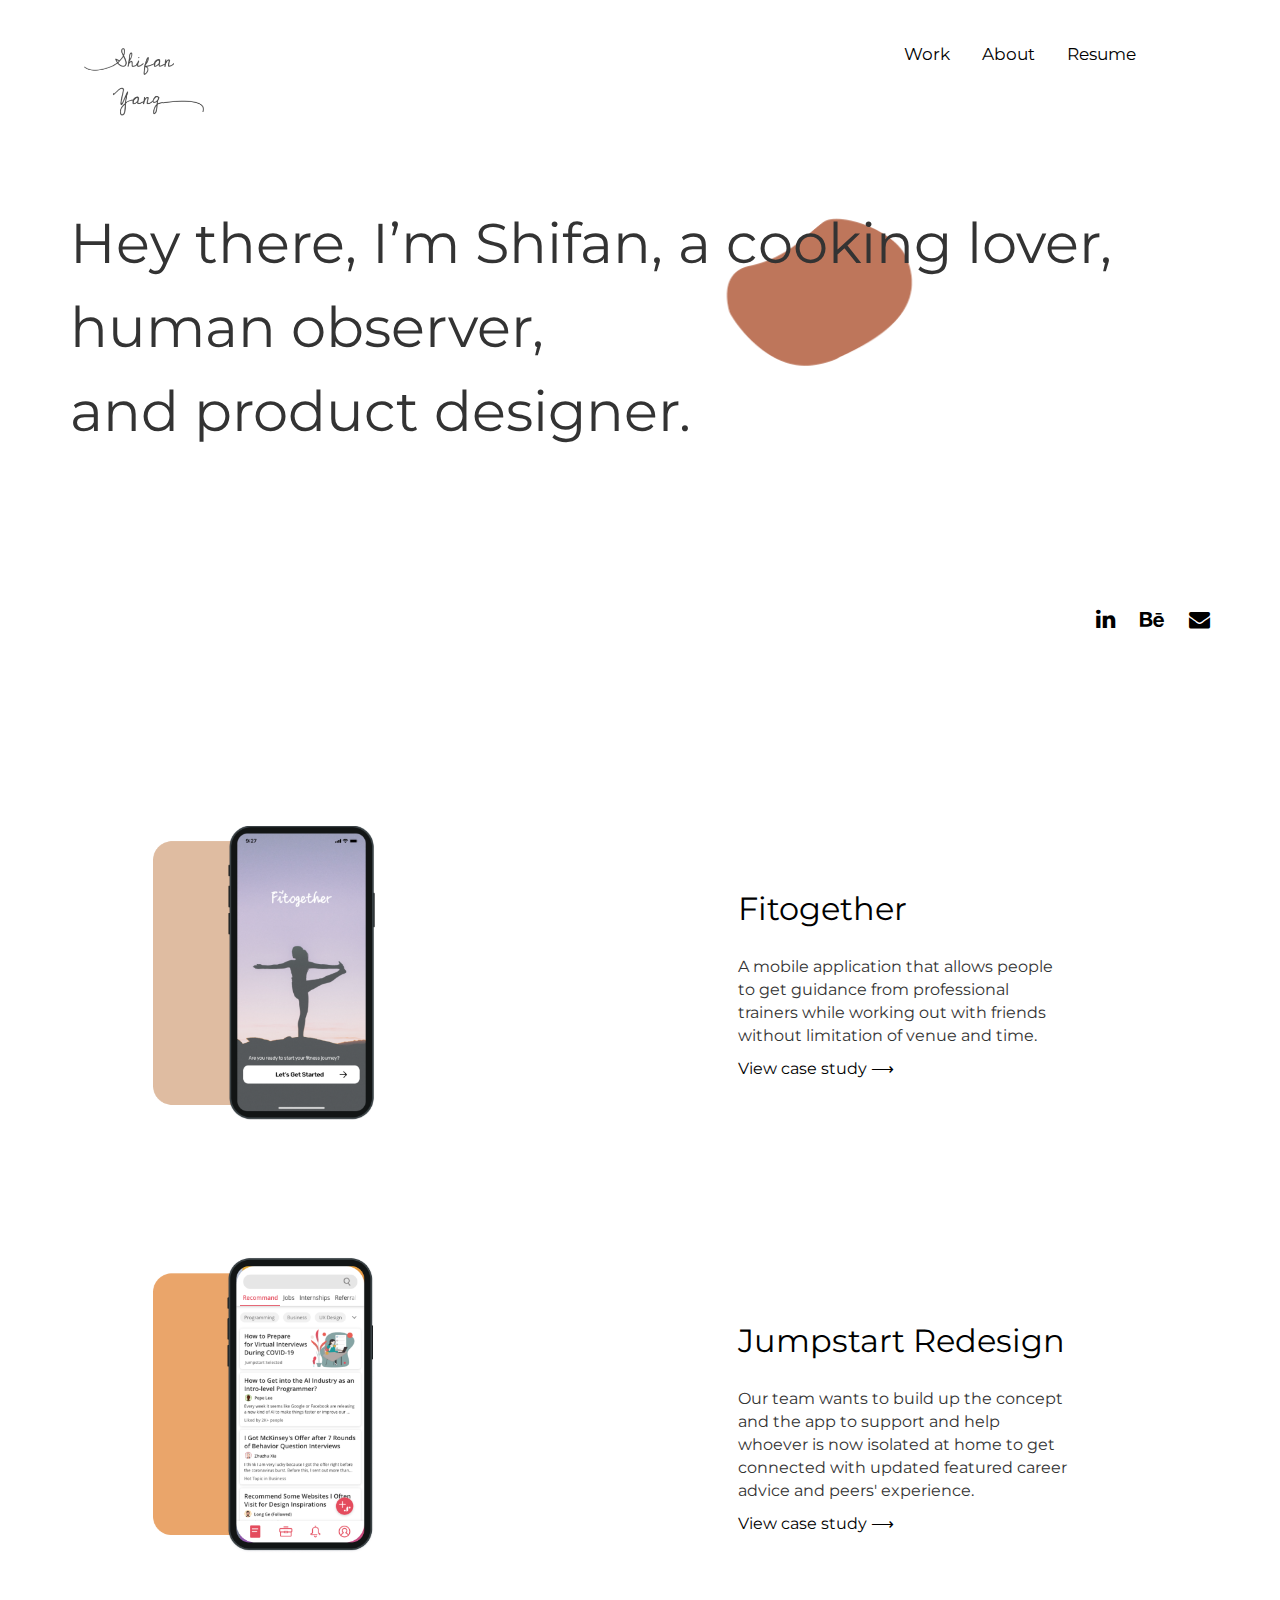
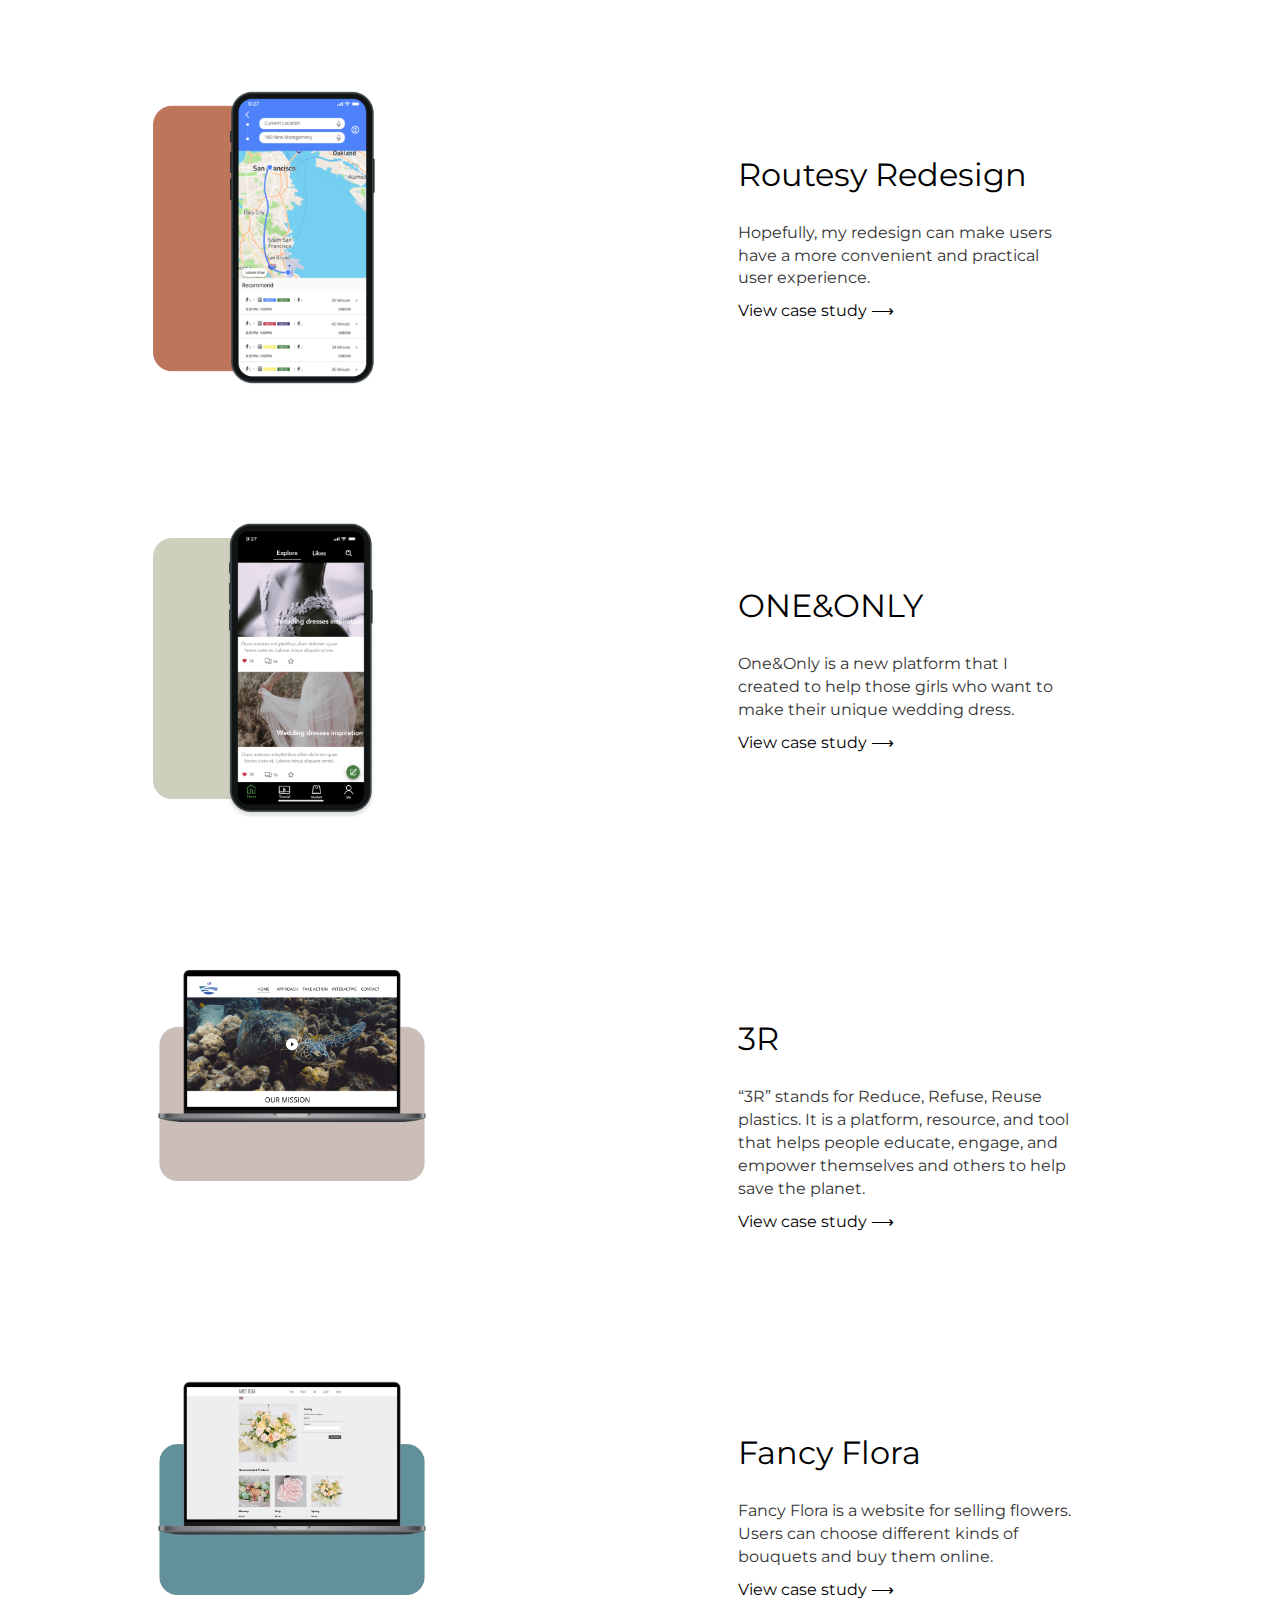
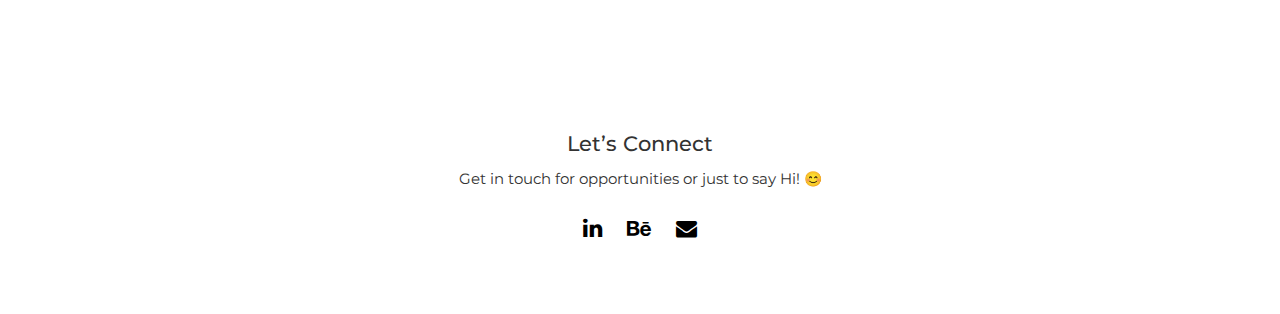
<file: index.html>
<!DOCTYPE html>
<html>
<head>
<title>Shifan's Portfolio</title>
<meta http-equiv="content-type" content="text/html; charset=utf-8" >
<meta name="viewport" content="width=device-width, initial-scale=1.0">
<script>
    window.location.href = './home.html'
</script>
<body></body>
</html>
</file>
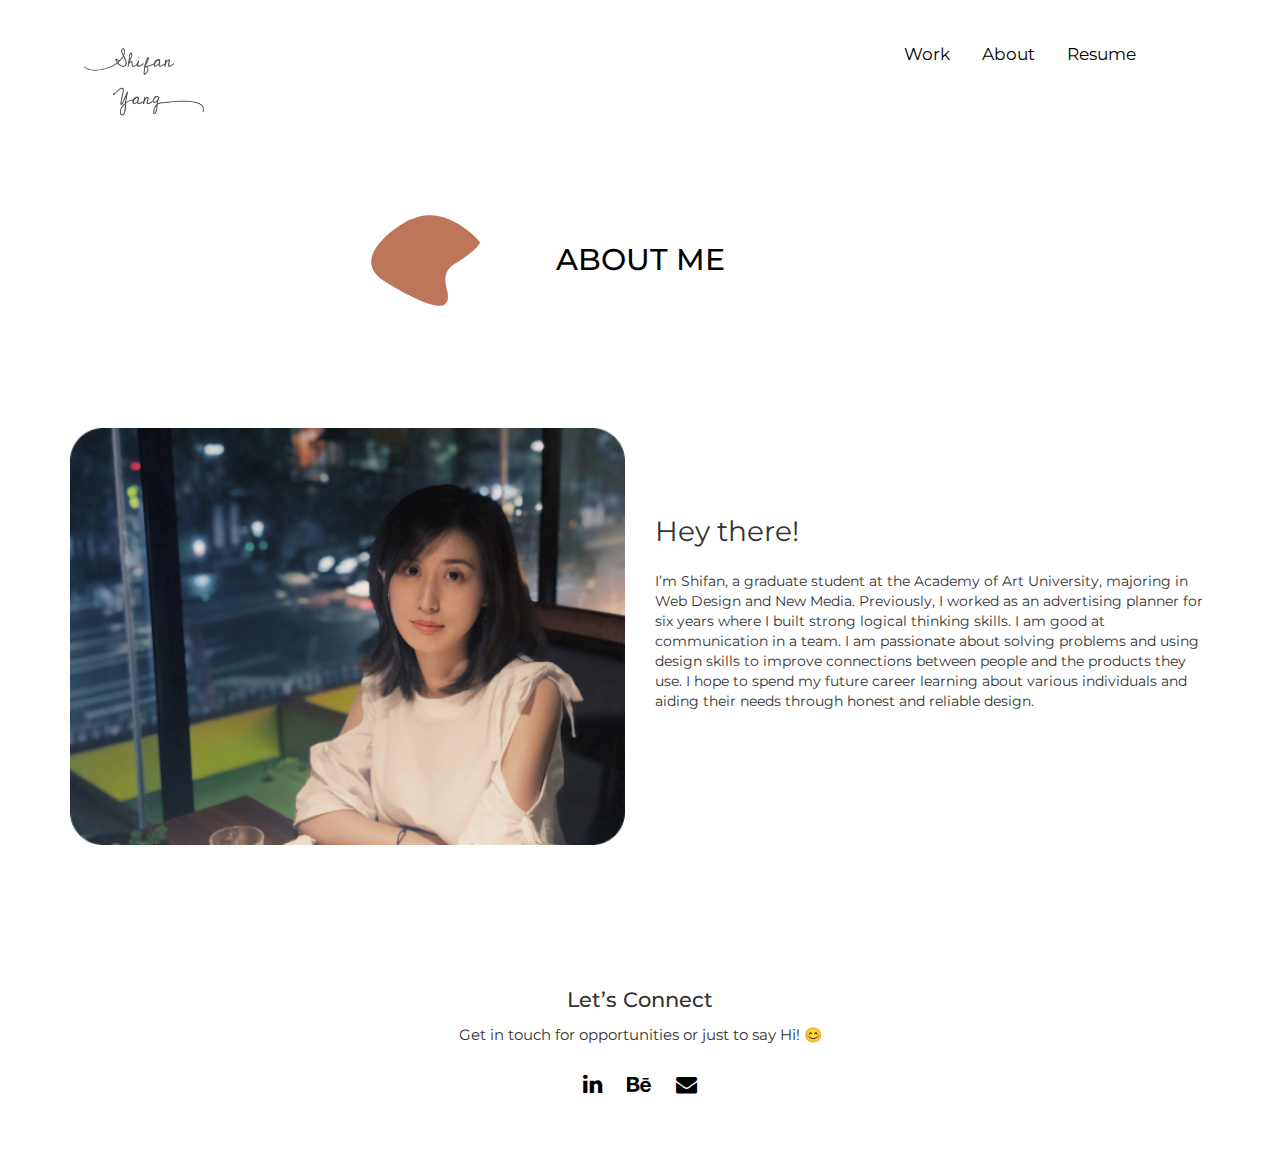
<file: about.html>
<!DOCTYPE html>
<html>
<head>
	<title>About</title>
	<meta charset="utf-8">
	<meta name="viewport" content="width=device-width, initial-scale=1">
	<link rel="stylesheet" href="https://maxcdn.bootstrapcdn.com/bootstrap/3.4.1/css/bootstrap.min.css">
	<link rel="stylesheet" href="https://cdnjs.cloudflare.com/ajax/libs/font-awesome/4.7.0/css/font-awesome.min.css">
	<link rel="stylesheet" href="style.css">
	<style>
        @import url('https://fonts.googleapis.com/css2?family=Montserrat:ital,wght@0,100;0,200;0,300;0,400;0,500;0,600;0,700;0,800;0,900;1,100;1,200;1,300;1,400;1,500;1,600;1,700;1,800;1,900&display=swap');

        :root {
        	--page-content-main-color: #DFBCA1;
        }
    </style>
	<script src="https://ajax.googleapis.com/ajax/libs/jquery/3.5.1/jquery.min.js"></script>
	<script src="https://maxcdn.bootstrapcdn.com/bootstrap/3.4.1/js/bootstrap.min.js"></script>
	<script type="text/javascript">
		function expandMenu() {
		  var x = document.getElementById("topnav-id");
		  if (x.className === "topnav-right") {
		    x.className += " expanded";
		  } else {
		    x.className = "topnav-right";
		  }
		}
	</script>
</head>
<body>
<div class="topnav">
	<div class="topnav-icons">
		<a href="home.html">
			<img class="topnav-logo" src="img/logo.png">
		</a>
		<a href="javascript:void(0);" class="icon" onclick="expandMenu()">
			<i class="fa fa-bars"></i>
		</a>
	</div>
	<div class="topnav-right" id="topnav-id">
		<a href="home.html">Work</a>
		<a href="#">About</a>
		<a href="resume.html">Resume</a>
	</div>
</div>

<div class="container">
	<div>
		<img src="img/about/title-bg.png" style="position: absolute; width: 120px; margin-left: 23%; margin-top: -3.2%; z-index: -1;"/>
		<div class="case-title" style="margin-top: 4em; margin-bottom: 4em;">
			<h2 style="color: black;">
				ABOUT ME
			</h2>
		</div>
	</div>

	<div class="row project-section">
		<div class="col-sm-6">
			<img src="img/about/photo.png" style="width: 100%;" />
		</div>
		<div class="col-sm-6">
			<div class="project-preview-title">
				Hey there!
			</div>
			<p>
				<br/>
				I’m Shifan, a graduate student at the Academy of Art University, majoring in Web Design and New Media.  Previously, I worked as an advertising planner for six years where I built strong logical thinking skills. I am good at communication in a team. I am passionate about solving problems and using design skills to improve connections between people and the products they use. I hope to spend my future career learning about various individuals and aiding their needs through honest and reliable design.
			</p>
		</div>
	</div>
</div>

<footer class="footer" style="margin-top: 10em;">
	<div style="text-align: center; margin-bottom: 5em;">
		<div style="font-size: 1.5em; font-weight: 500; margin-bottom: 0.5em;">Let’s Connect</div>
		<p style="font-size: 1.05em; margin-bottom: 1.5em;">Get in touch for opportunities or just to say Hi! 😊</p>
		<a href="https://www.linkedin.com/in/shifan-yang-7101721b5/" target="_blank" style="color: black; font-size: 1.6em;"> <i class="fa fa-linkedin"></i></i></a>
		<a href="https://www.behance.net/shifanyang" target="_blank" style="color: black; font-size: 1.5em; margin-left: 1em;"> <i class="fa fa-behance"></i></i></a>
		<a href="mailto: yangshifan21@gmail.com" target="_blank" style="color: black; font-size: 1.5em; margin-left: 1em;"> <i class="fa fa-envelope"></i></i></a>
	</div>
</footer>

</body>
</html>
</file>
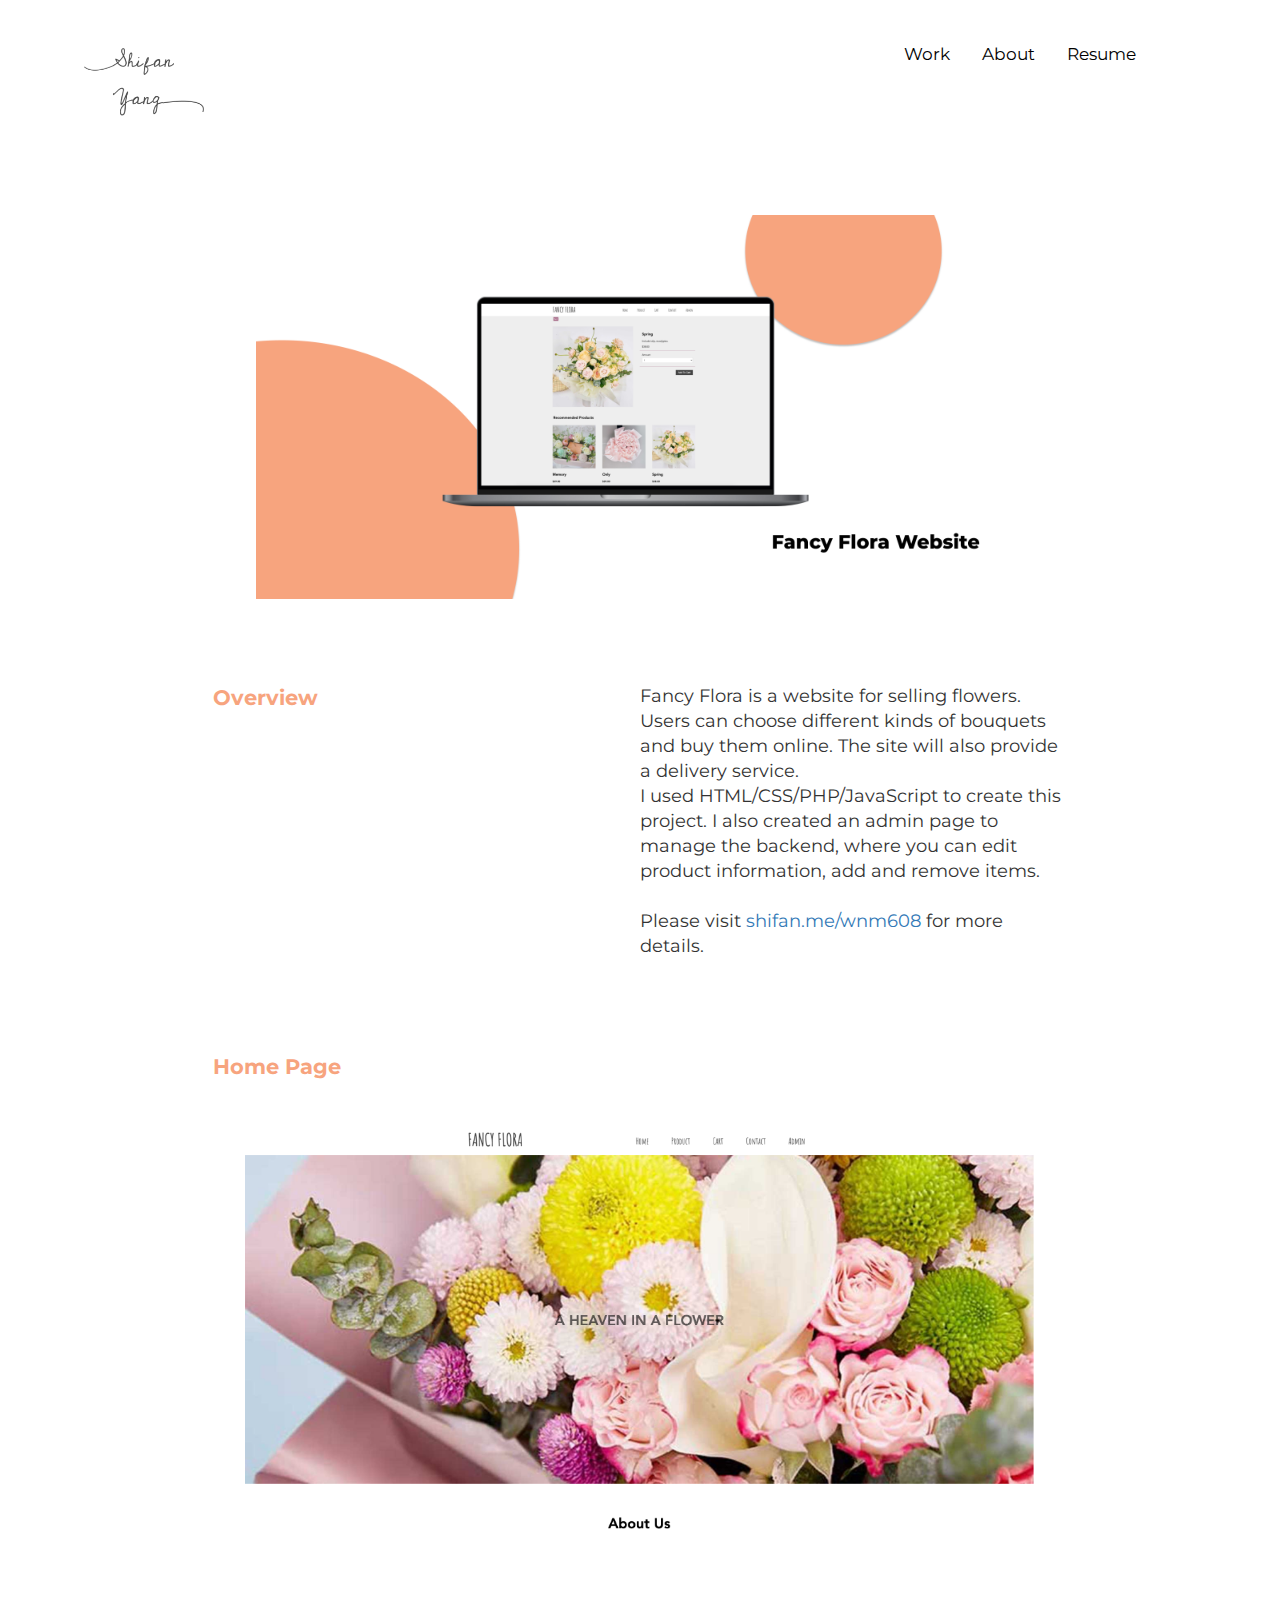
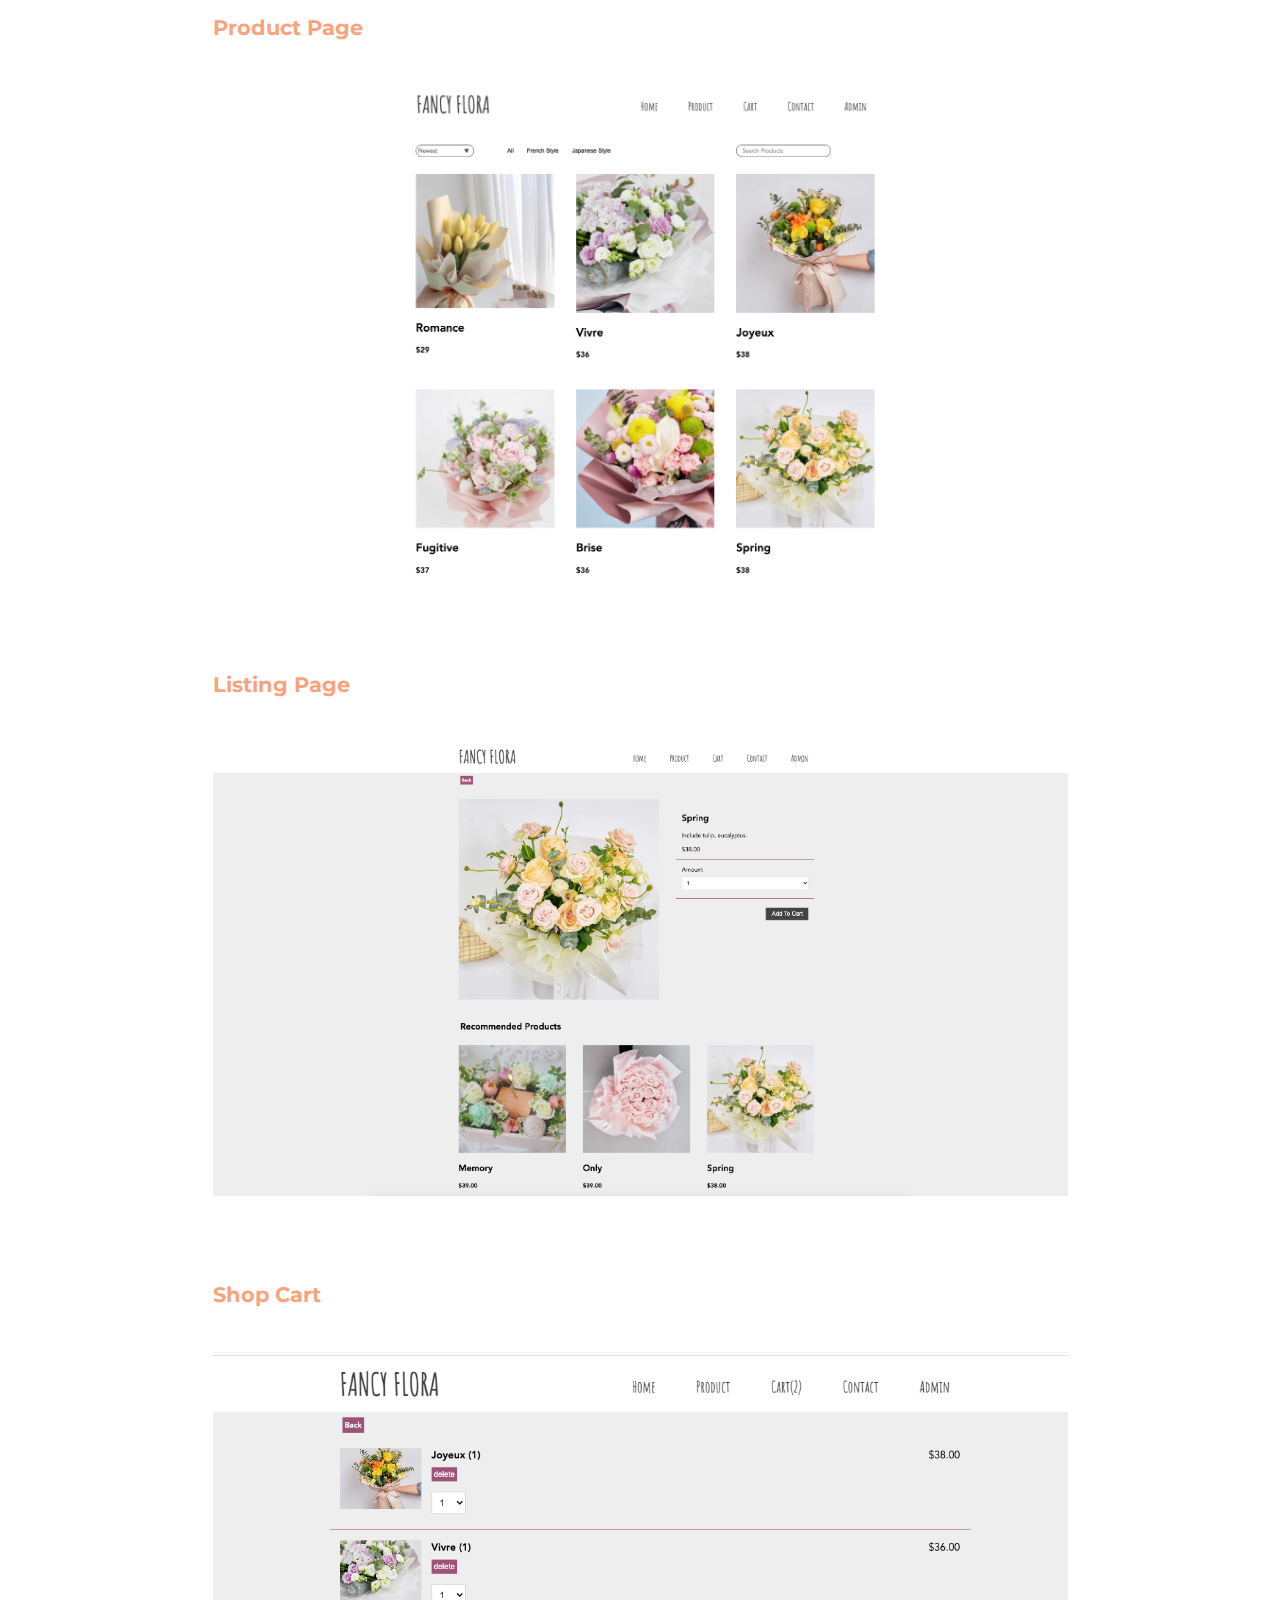
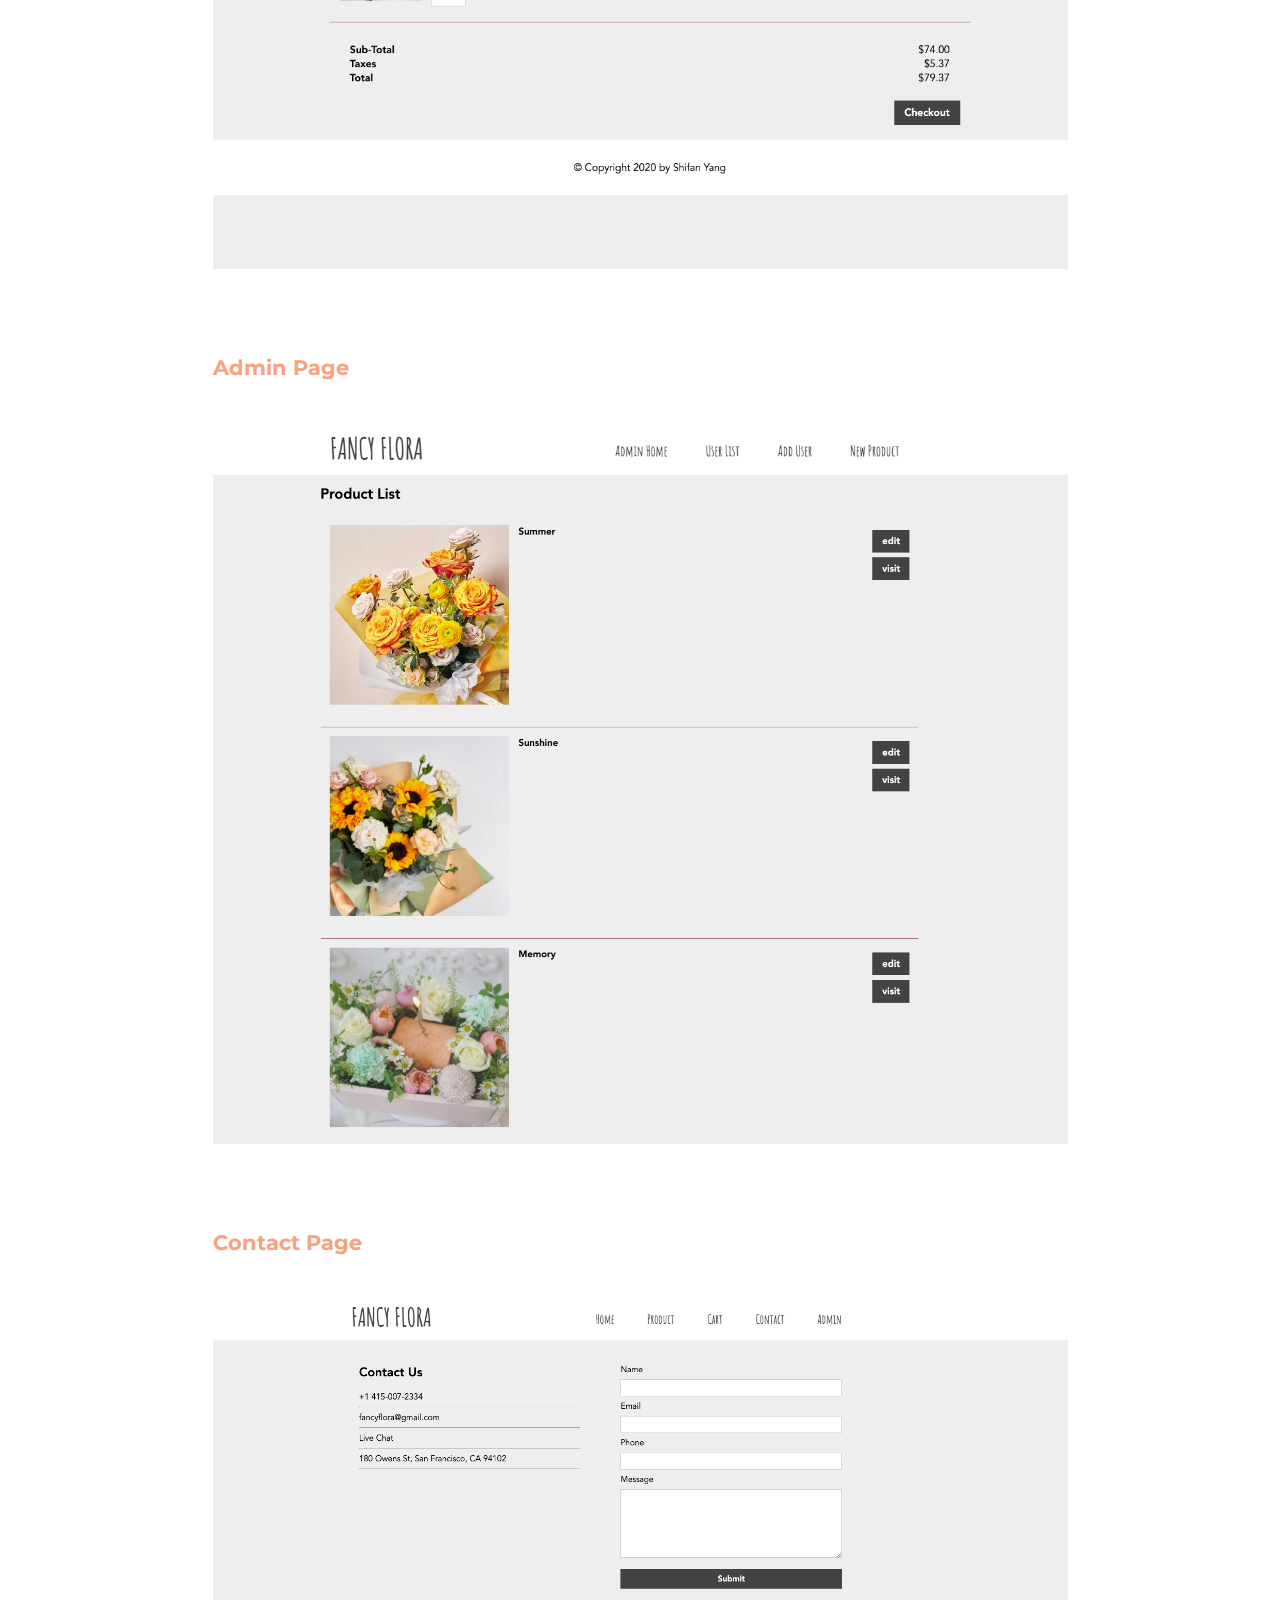
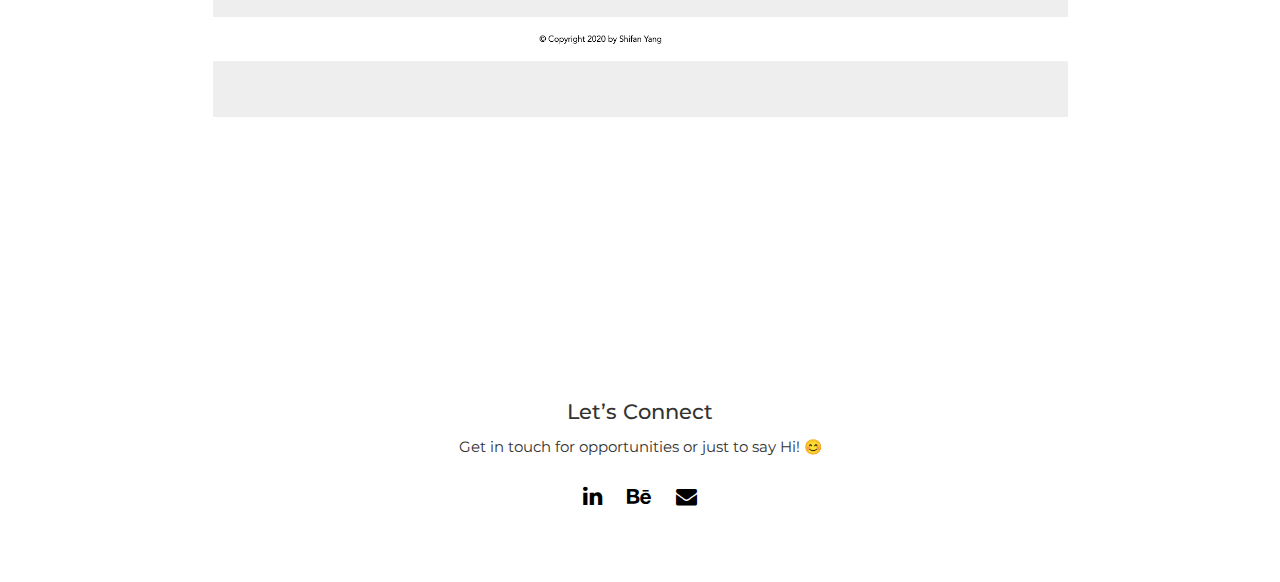
<file: fancyflower.html>
<!DOCTYPE html>
<html>
<head>
	<title>Fancy Flora</title>
	<meta charset="utf-8">
	<meta name="viewport" content="width=device-width, initial-scale=1">
	<link rel="stylesheet" href="https://maxcdn.bootstrapcdn.com/bootstrap/3.4.1/css/bootstrap.min.css">
	<link rel="stylesheet" href="https://cdnjs.cloudflare.com/ajax/libs/font-awesome/4.7.0/css/font-awesome.min.css">
	<link rel="stylesheet" href="style.css">
	<style>
        @import url('https://fonts.googleapis.com/css2?family=Montserrat:ital,wght@0,100;0,200;0,300;0,400;0,500;0,600;0,700;0,800;0,900;1,100;1,200;1,300;1,400;1,500;1,600;1,700;1,800;1,900&display=swap');

        :root {
        	--page-content-main-color: #F7A47E;
        }
    </style>
	<script src="https://ajax.googleapis.com/ajax/libs/jquery/3.5.1/jquery.min.js"></script>
	<script src="https://maxcdn.bootstrapcdn.com/bootstrap/3.4.1/js/bootstrap.min.js"></script>
	<script type="text/javascript">
		function expandMenu() {
		  var x = document.getElementById("topnav-id");
		  if (x.className === "topnav-right") {
		    x.className += " expanded";
		  } else {
		    x.className = "topnav-right";
		  }
		}
	</script>
</head>
<body>
<div class="topnav">
	<div class="topnav-icons">
		<a href="home.html">
			<img class="topnav-logo" src="img/logo.png">
		</a>
		<a href="javascript:void(0);" class="icon" onclick="expandMenu()">
			<i class="fa fa-bars"></i>
		</a>
	</div>
	<div class="topnav-right" id="topnav-id">
		<a href="home.html">Work</a>
		<a href="about.html">About</a>
		<a href="resume.html">Resume</a>
	</div>
</div>

<div class="case-content-container" style="text-align: center;">
	<img style="width: 80%;" src="img/fancyflora/title-img.png"/>
</div>
<div class="container">
	<div class="case-content-container">
		<div class="case-content">
			<div class="case-content-part case-content-title">
				Overview
			</div>
			<div class="case-content-part">
				<p class="case-content-desc">
					Fancy Flora is a website for selling flowers. Users can choose different kinds of bouquets and buy them online. The site will also provide a delivery service.
					<br>
					I used HTML/CSS/PHP/JavaScript to create this project. I also created an admin page to manage the backend, where you can edit product information, add and remove items.

					<br><br>
					Please visit <a href="http://shifan.me/wnm608/index.php" target="_blank">shifan.me/wnm608</a> for more details.
				</p>
			</div>
		</div>
	</div>

	<div class="case-content-container">
		<div class="case-content-title"> Home Page </div>
		<img class="case-content-poster-img" src="img/fancyflora/home.png"/>
	</div>

	<div class="case-content-container">
		<div class="case-content-title"> Product Page </div>
		<img class="case-content-poster-img" src="img/fancyflora/product.png"/>
	</div>

	<div class="case-content-container">
		<div class="case-content-title"> Listing Page </div>
		<img class="case-content-poster-img" src="img/fancyflora/listing.png"/>
	</div>

	<div class="case-content-container">
		<div class="case-content-title"> Shop Cart </div>
		<img class="case-content-poster-img" src="img/fancyflora/cart.png"/>
	</div>

	<div class="case-content-container">
		<div class="case-content-title"> Admin Page </div>
		<img class="case-content-poster-img" src="img/fancyflora/admin.png"/>
	</div>

	<div class="case-content-container">
		<div class="case-content-title"> Contact Page </div>
		<img class="case-content-poster-img" src="img/fancyflora/contact.png"/>
	</div>
</div>

<footer class="footer" style="margin-top: 20em;">
	<div style="text-align: center; margin-bottom: 5em;">
		<div style="font-size: 1.5em; font-weight: 500; margin-bottom: 0.5em;">Let’s Connect</div>
		<p style="font-size: 1.05em; margin-bottom: 1.5em;">Get in touch for opportunities or just to say Hi! 😊</p>
		<a href="https://www.linkedin.com/in/shifan-yang-7101721b5/" target="_blank" style="color: black; font-size: 1.6em;"> <i class="fa fa-linkedin"></i></i></a>
		<a href="https://www.behance.net/shifanyang" target="_blank" style="color: black; font-size: 1.5em; margin-left: 1em;"> <i class="fa fa-behance"></i></i></a>
		<a href="mailto: yangshifan21@gmail.com" target="_blank" style="color: black; font-size: 1.5em; margin-left: 1em;"> <i class="fa fa-envelope"></i></i></a>
	</div>
</footer>

</body>
</html>
</file>
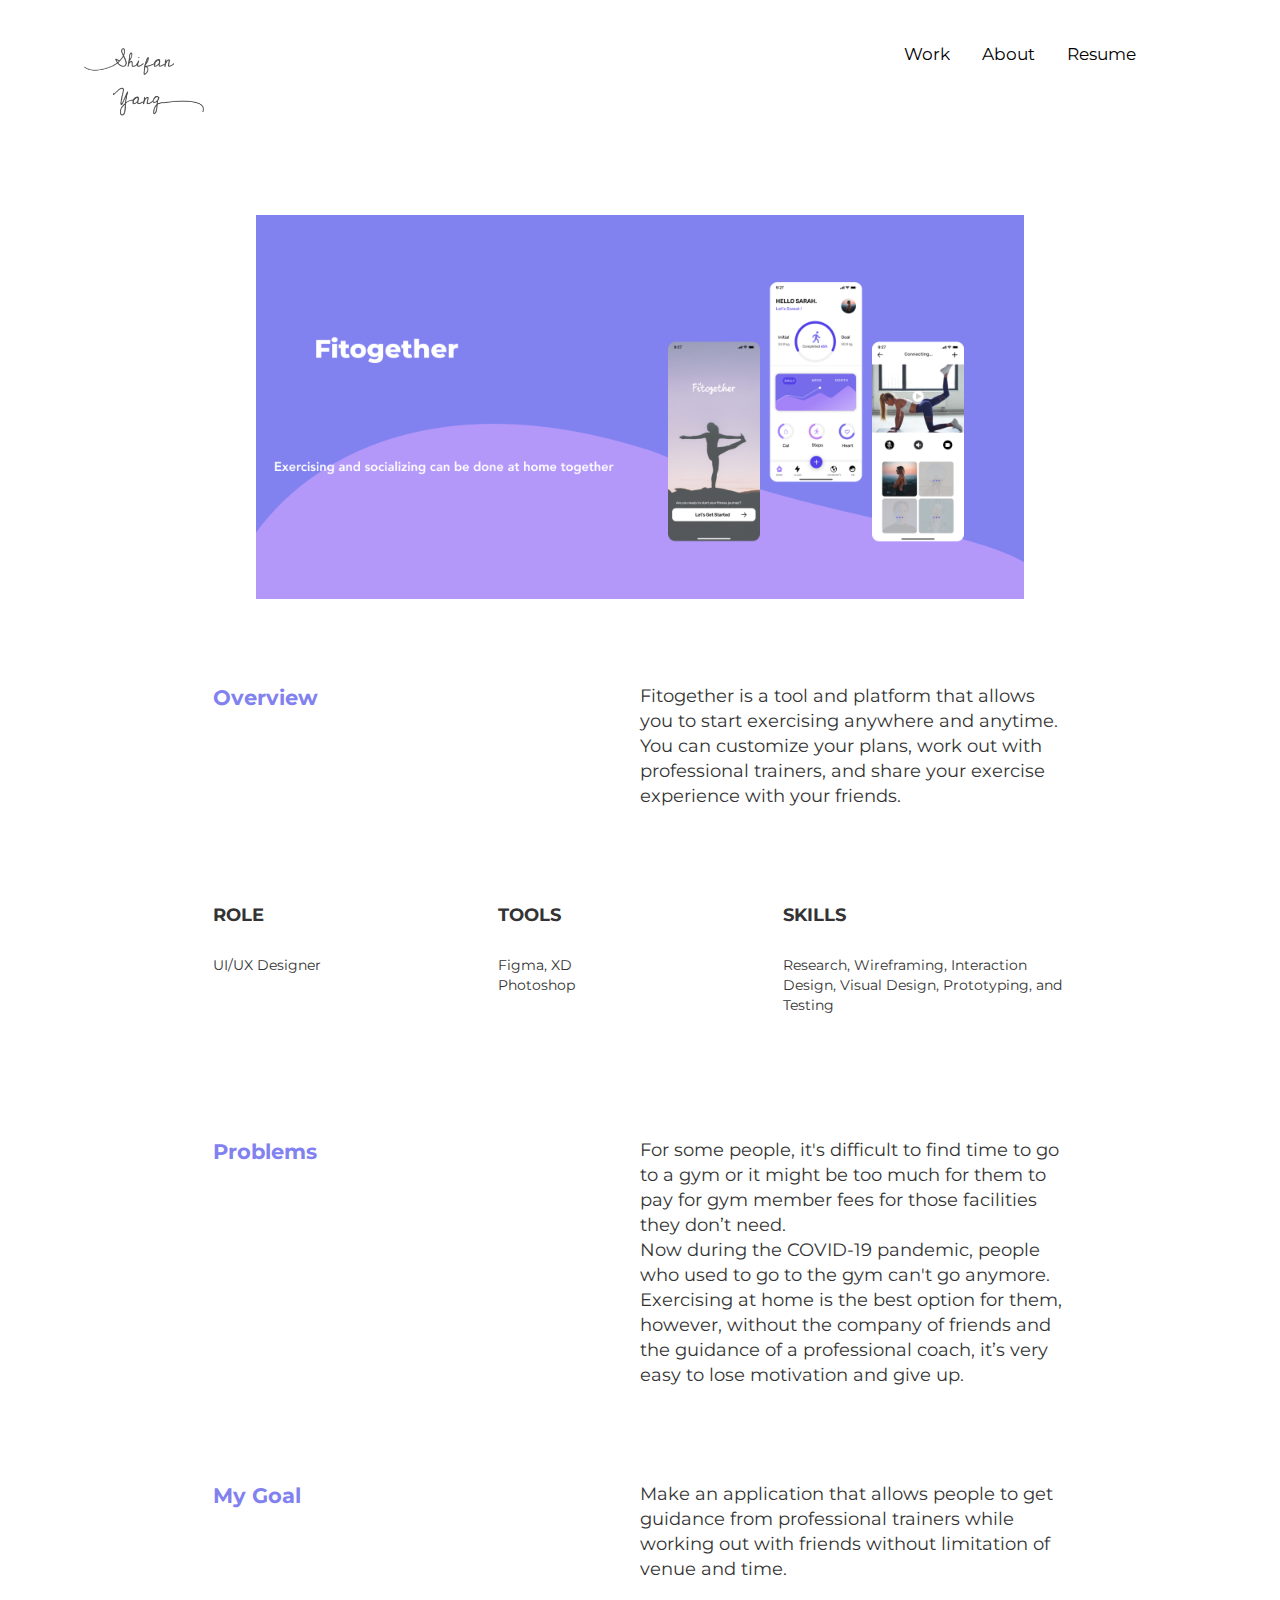
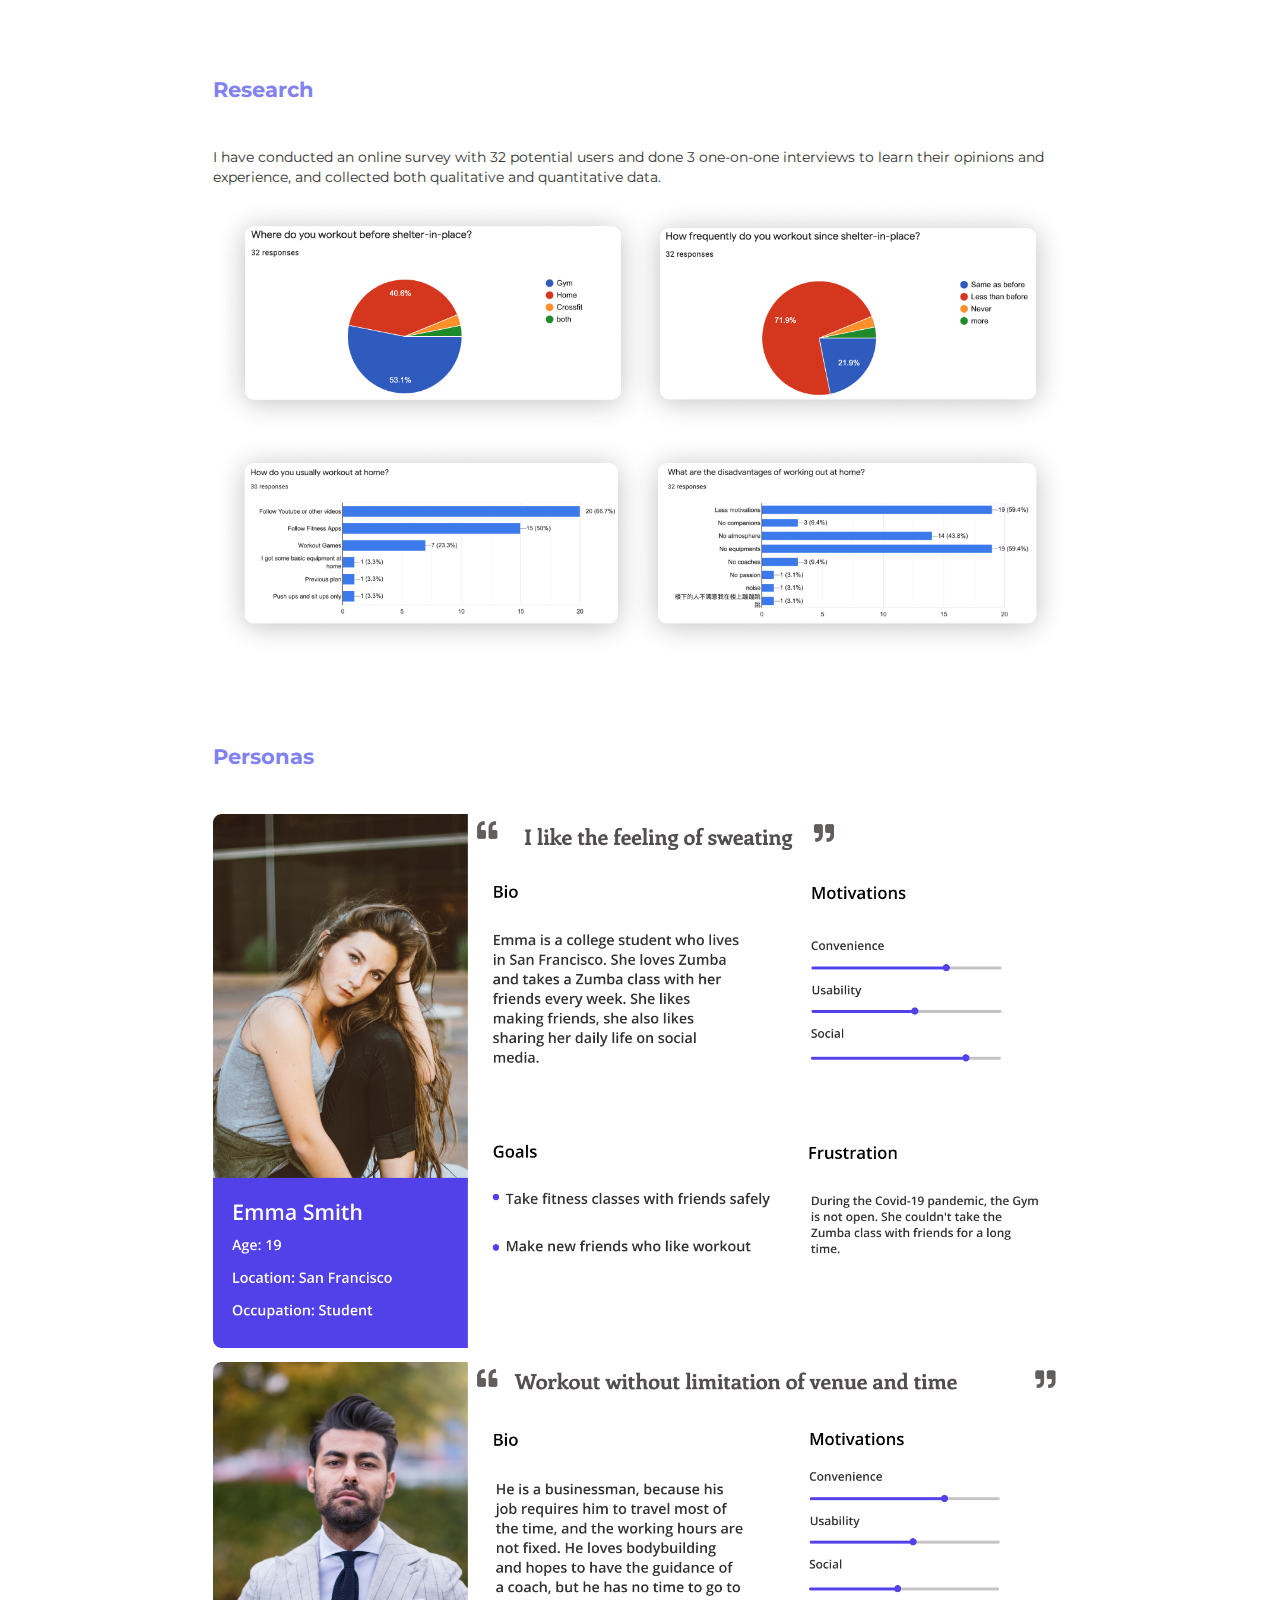
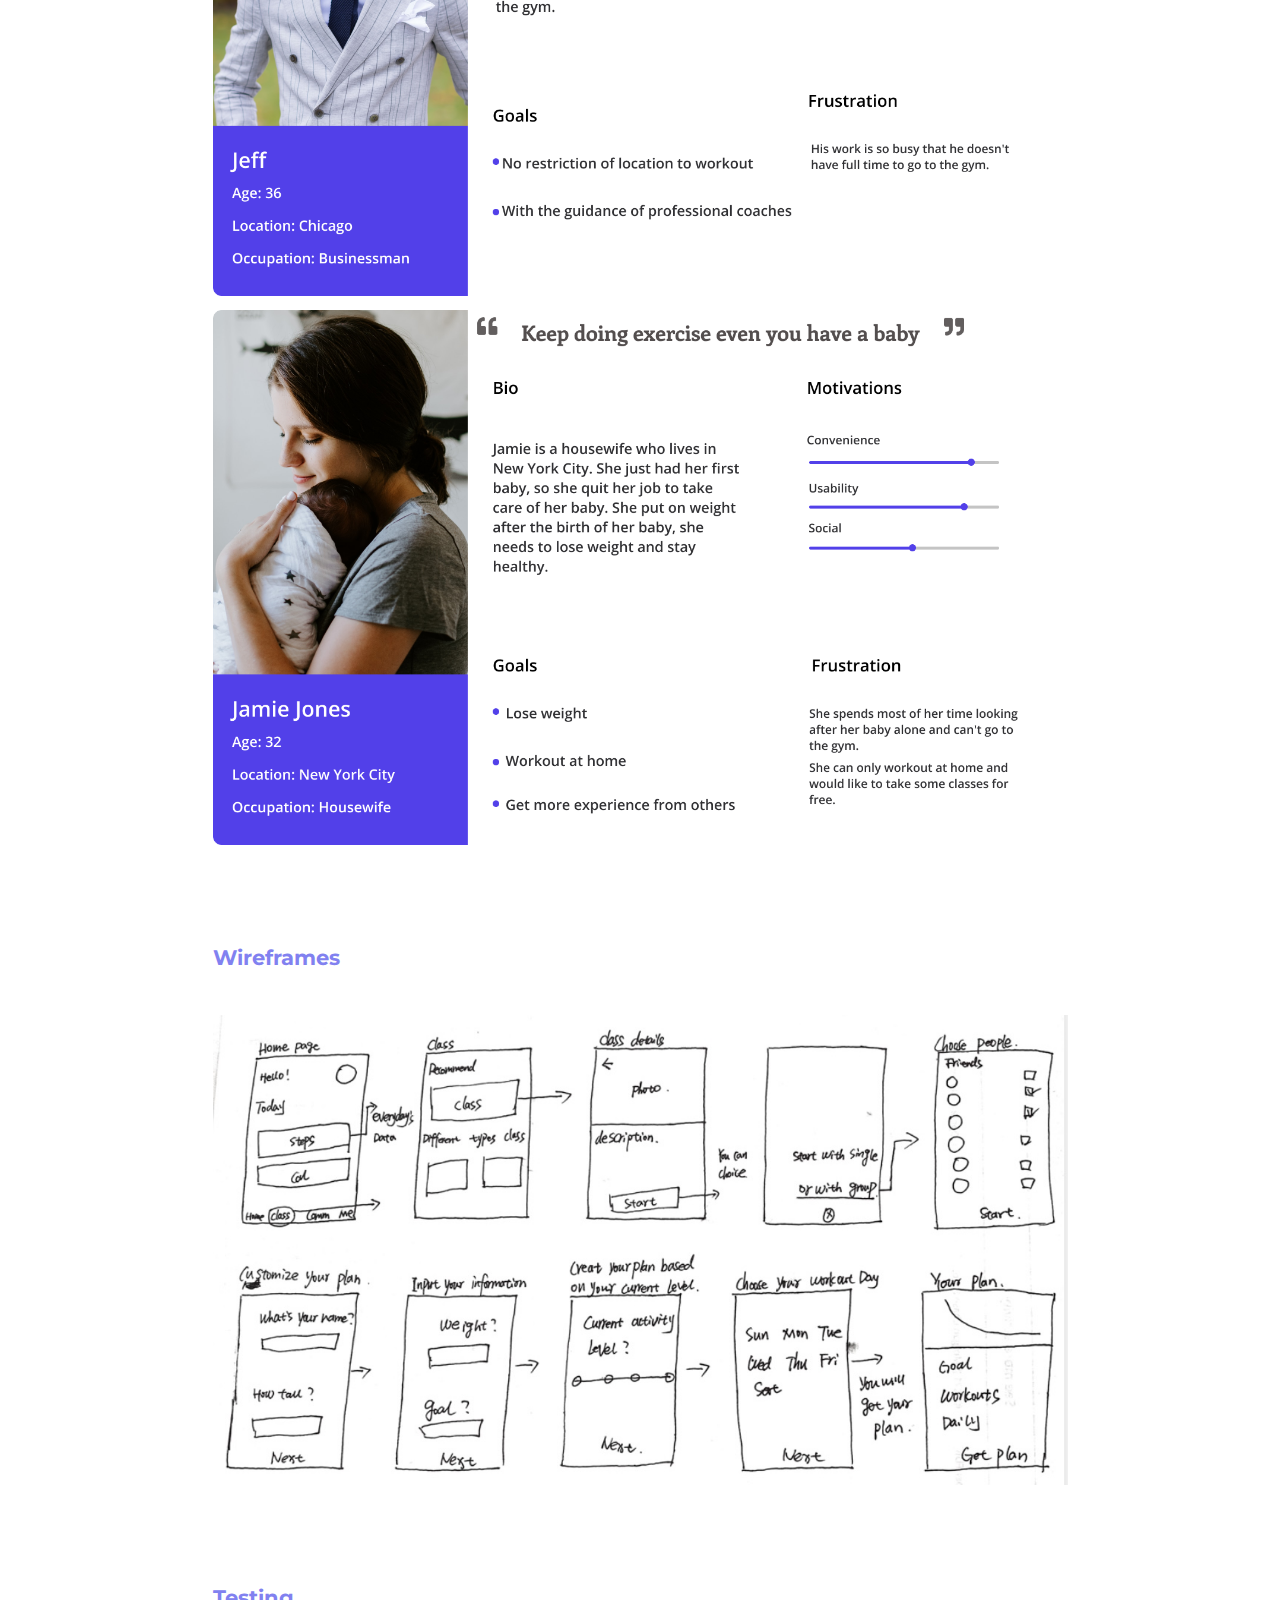
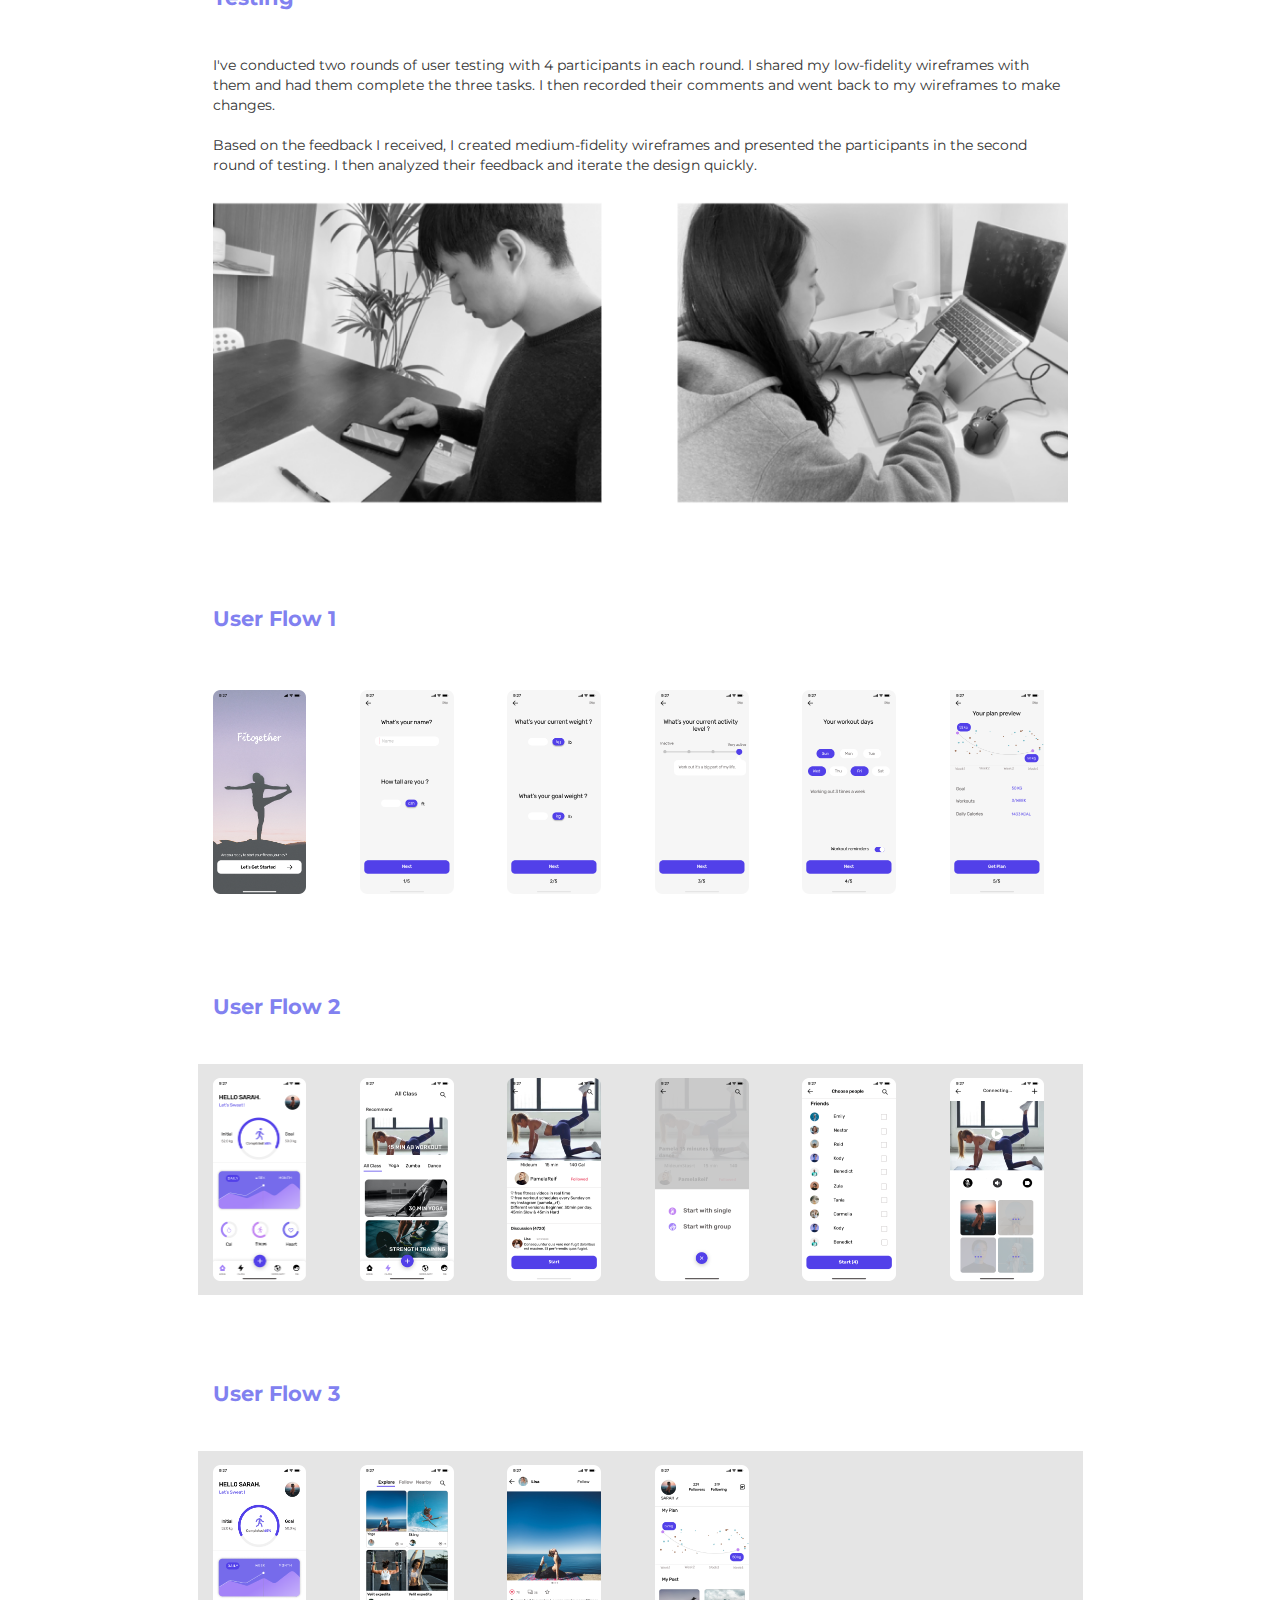
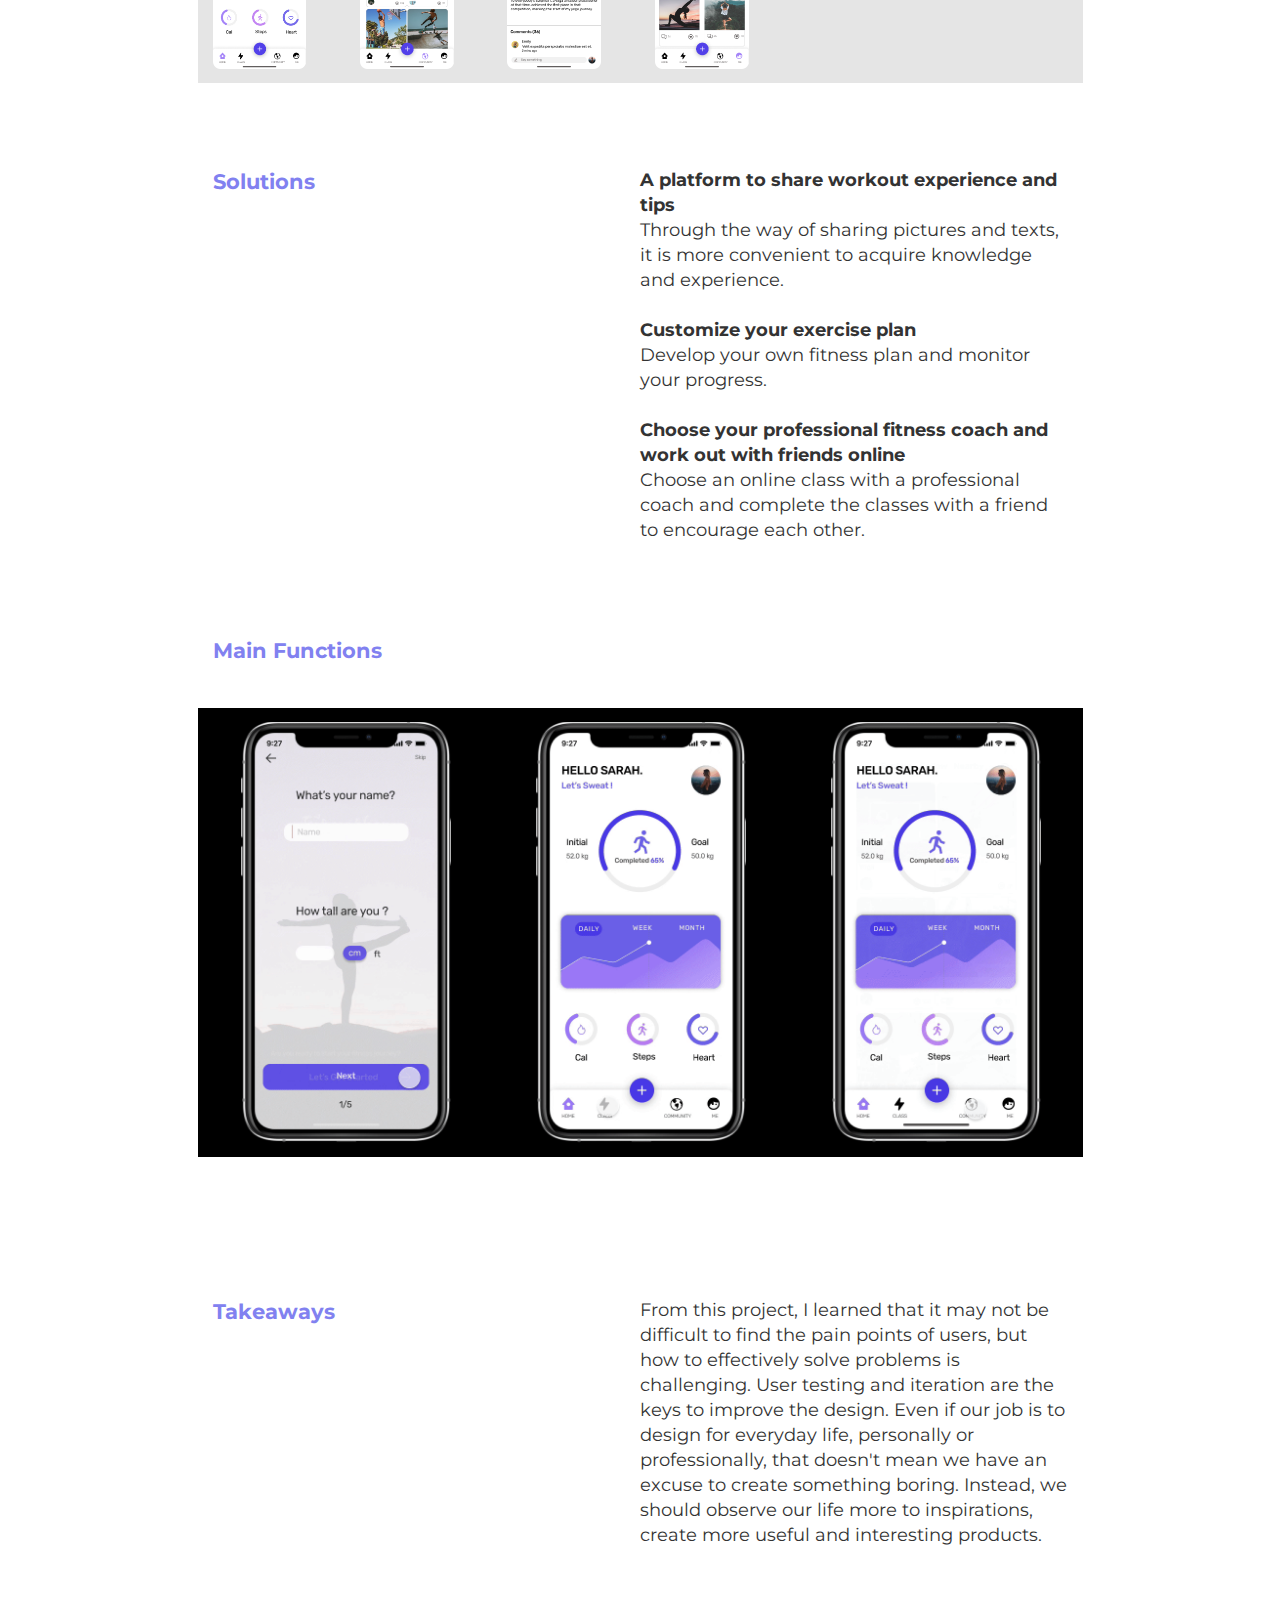
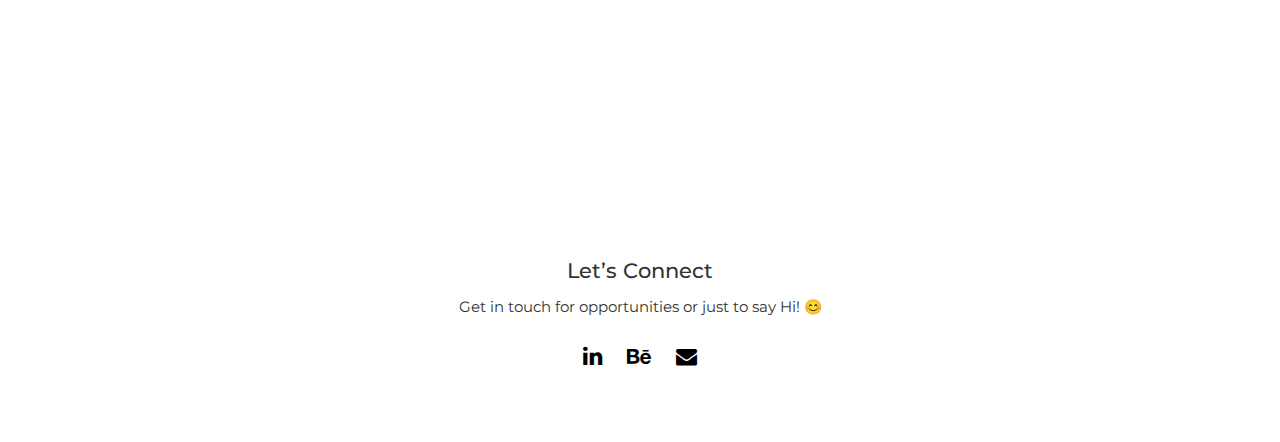
<file: fitogether.html>
<!DOCTYPE html>
<html>
<head>
	<title>Fitogether</title>
	<meta charset="utf-8">
	<meta name="viewport" content="width=device-width, initial-scale=1">
	<link rel="stylesheet" href="https://maxcdn.bootstrapcdn.com/bootstrap/3.4.1/css/bootstrap.min.css">
	<link rel="stylesheet" href="https://cdnjs.cloudflare.com/ajax/libs/font-awesome/4.7.0/css/font-awesome.min.css">
	<link rel="stylesheet" href="style.css">
	<style>
        @import url('https://fonts.googleapis.com/css2?family=Montserrat:ital,wght@0,100;0,200;0,300;0,400;0,500;0,600;0,700;0,800;0,900;1,100;1,200;1,300;1,400;1,500;1,600;1,700;1,800;1,900&display=swap');

        :root {
        	--page-content-main-color: #8181F0;
        }
    </style>
	<script src="https://ajax.googleapis.com/ajax/libs/jquery/3.5.1/jquery.min.js"></script>
	<script src="https://maxcdn.bootstrapcdn.com/bootstrap/3.4.1/js/bootstrap.min.js"></script>
	<script type="text/javascript">
		function expandMenu() {
		  var x = document.getElementById("topnav-id");
		  if (x.className === "topnav-right") {
		    x.className += " expanded";
		  } else {
		    x.className = "topnav-right";
		  }
		}
	</script>
</head>
<body>
<div class="topnav">
	<div class="topnav-icons">
		<a href="home.html">
			<img class="topnav-logo" src="img/logo.png">
		</a>
		<a href="javascript:void(0);" class="icon" onclick="expandMenu()">
			<i class="fa fa-bars"></i>
		</a>
	</div>
	<div class="topnav-right" id="topnav-id">
		<a href="home.html">Work</a>
		<a href="about.html">About</a>
		<a href="resume.html">Resume</a>
	</div>
</div>
<div class="case-content-container" style="text-align: center;">
	<img style="width: 80%;" src="img/fitogether/title-img.png"/>
</div>
<div class="container">

	<div class="case-content-container">
		<div class="case-content">
			<div class="case-content-part case-content-title">
				Overview
			</div>
			<div class="case-content-part">
				<p class="case-content-desc">
					Fitogether is a tool and platform that allows you to start exercising anywhere and anytime. You can customize your plans, work out with professional trainers, and share your exercise experience with your friends.
				</p>
			</div>
		</div>		
	</div>

	<div class="case-content-container case-content-skill-container">
		<div class="case-content">
			<div class="case-content-part">
				<div class="case-content-skill-title">ROLE</div>
				<p class="case-content-skill-desc">UI/UX Designer</p>
			</div>
			<div class="case-content-part">
				<div class="case-content-skill-title">TOOLS</div>
				<p class="case-content-skill-desc">Figma, XD<br>Photoshop</p>
			</div>
			<div class="case-content-part">
				<div class="case-content-skill-title">SKILLS</div>
				<p class="case-content-skill-desc">Research, Wireframing, Interaction Design, Visual Design, Prototyping, and Testing</p>
			</div>
		</div>
	</div>

	<div class="case-content-container">
		<div class="case-content">
			<div class="case-content-part case-content-title">
				Problems
			</div>
			<div class="case-content-part">
				<p class="case-content-desc">
				For some people, it's difficult to find time to go to a gym or it might be too much for them to pay for gym member fees for those facilities they don’t need.<br>
				Now during the COVID-19 pandemic, people who used to go to the gym can't go anymore. Exercising at home is the best option for them, however, without the company of friends and the guidance of a professional coach, it’s very easy to lose motivation and give up.
				</p>
			</div>
		</div>		
	</div>

	<div class="case-content-container">
		<div class="case-content">
			<div class="case-content-part case-content-title">
				My Goal
			</div>
			<div class="case-content-part">
				<p class="case-content-desc">
				Make an application that allows people to get guidance from professional trainers while working out with friends without limitation of venue and time.
				</p>
			</div>
		</div>		
	</div>

	<div class="case-content-container">
		<div class="case-content-title case-content-title-research"> Research </div>
		<p class="case-research-desc">
		I have conducted an online survey with 32 potential users and done 3 one-on-one interviews to learn their opinions and experience, and collected both qualitative and quantitative data.
		</p>
		<img class="case-content-research-img" src="img/fitogether/research1.png"/>
		<img class="case-content-research-img" src="img/fitogether/research2.png"/>
	</div>

	<div class="case-content-container">
		<div class="case-content-title"> Personas </div>
		<img class="case-content-persona-img" src="img/fitogether/persona1.png"/>
		<img class="case-content-persona-img" src="img/fitogether/persona2.png"/>
		<img class="case-content-persona-img" src="img/fitogether/persona3.png"/>
	</div>

	<div class="case-content-container">
		<div class="case-content-title"> Wireframes </div>
		<img class="case-content-persona-img" src="img/fitogether/wireframes.jpg"/>		
	</div>

	<div class="case-content-container">
		<div class="case-content-title case-content-title-research"> Testing  </div>
		<p class="case-research-desc">
		I've conducted two rounds of user testing with 4 participants in each round. I shared my low-fidelity wireframes with them and had them complete the three tasks. I then recorded their comments and went back to my wireframes to make changes.
		<br><br>
		Based on the feedback I received, I created medium-fidelity wireframes and presented the participants in the second round of testing. I then analyzed their feedback and iterate the design quickly.
		</p>
		<img class="case-content-research-img" src="img/fitogether/testing.png"/>
	</div>

	<div class="case-content-container">
		<div class="case-content-title"> User Flow 1 </div>
		<div class="row">
			<div class="col-sm-2">
				<img class="case-content-hifi-design-img" src="img/fitogether/task1/X - 34.png"/>
			</div>
			<div class="col-sm-2">
				<img class="case-content-hifi-design-img" src="img/fitogether/task1/X - 13.png"/>
			</div>
			<div class="col-sm-2">
				<img class="case-content-hifi-design-img" src="img/fitogether/task1/X - 14.png"/>
			</div>
			<div class="col-sm-2">
				<img class="case-content-hifi-design-img" src="img/fitogether/task1/X - 18.png"/>
			</div>
			<div class="col-sm-2">
				<img class="case-content-hifi-design-img" src="img/fitogether/task1/X - 25.png"/>
			</div>
			<div class="col-sm-2">
				<img class="case-content-hifi-design-img" src="img/fitogether/task1/X - 42.png"/>
			</div>
		</div>
	</div>

	<div class="case-content-container">
		<div class="case-content-title"> User Flow 2 </div>
		<div class="row" style="background-color: #E5E5E5;">
			<div class="col-sm-2">
				<img class="case-content-hifi-design-img" src="img/fitogether/task2/X - 20.png"/>
			</div>
			<div class="col-sm-2">
				<img class="case-content-hifi-design-img" src="img/fitogether/task2/class.png"/>
			</div>
			<div class="col-sm-2">
				<img class="case-content-hifi-design-img" src="img/fitogether/task2/detail.png"/>
			</div>
			<div class="col-sm-2">
				<img class="case-content-hifi-design-img" src="img/fitogether/task2/detail-1.png"/>
			</div>
			<div class="col-sm-2">
				<img class="case-content-hifi-design-img" src="img/fitogether/task2/X - 1.png"/>
			</div>
			<div class="col-sm-2">
				<img class="case-content-hifi-design-img" src="img/fitogether/task2/X - 2.png"/>
			</div>
		</div>
	</div>

	<div class="case-content-container">
		<div class="case-content-title"> User Flow 3 </div>
		<div class="row" style="background-color: #E5E5E5;">
			<div class="col-sm-2">
				<img class="case-content-hifi-design-img" src="img/fitogether/task3/X - 20.png"/>
			</div>
			<div class="col-sm-2">
				<img class="case-content-hifi-design-img" src="img/fitogether/task3/B.png"/>
			</div>
			<div class="col-sm-2">
				<img class="case-content-hifi-design-img" src="img/fitogether/task3/details.png"/>
			</div>
			<div class="col-sm-2">
				<img class="case-content-hifi-design-img" src="img/fitogether/task3/X - 10.png"/>
			</div>
		</div>
	</div>

	<div class="case-content-container">
		<div class="case-content">
			<div class="case-content-part case-content-title">
				Solutions
			</div>
			<div class="case-content-part">
				<p class="case-content-desc">
					<b>A platform to share workout experience and tips</b> <br>
					Through the way of sharing pictures and texts, it is more convenient to acquire knowledge and experience.<br><br>
					<b>Customize your exercise plan</b> <br>
					Develop your own fitness plan and monitor your progress.<br><br>
					<b>Choose your professional fitness coach and work out with friends online</b> <br>
					Choose an online class with a professional coach and complete the classes with a friend to encourage each other.
				</p>
			</div>
		</div>		
	</div>

	<div class="case-content-container">
		<div class="case-content-title case-content-title-design"> Main Functions </div>
		<div class="row" style="background-color: black;">
			<div class="col-sm-4">
				<div style="text-align: center;">
					<img class="case-content-hifi-design-img" src="img/fitogether/gif/1.gif"/>
				</div>
			</div>
			<div class="col-sm-4">
				<div style="text-align: center;">
					<img class="case-content-hifi-design-img" src="img/fitogether/gif/2.gif"/>
				</div>
			</div>
			<div class="col-sm-4">				
				<div style="text-align: center;">
					<img class="case-content-hifi-design-img" src="img/fitogether/gif/3.gif"/>
				</div>
			</div>
		</div>
	</div>

	<div class="case-content-container case-content-takeaways">
		<div class="case-content">
			<div class="case-content-part case-content-title">
				Takeaways
			</div>
			<div class="case-content-part">
				<p class="case-content-desc">
				From this project, I learned that it may not be difficult to find the pain points of users, but how to effectively solve problems is challenging. User testing and iteration are the keys to improve the design.
				Even if our job is to design for everyday life, personally or professionally, that doesn't mean we have an excuse to create something boring. Instead, we should observe our life more to inspirations, create more useful and interesting products.
				</p>
			</div>
		</div>		
	</div>
</div>

<footer class="footer">
	<div style="text-align: center; margin-bottom: 5em;">
		<div style="font-size: 1.5em; font-weight: 500; margin-bottom: 0.5em;">Let’s Connect</div>
		<p style="font-size: 1.05em; margin-bottom: 1.5em;">Get in touch for opportunities or just to say Hi! 😊</p>
		<a href="https://www.linkedin.com/in/shifan-yang-7101721b5/" target="_blank" style="color: black; font-size: 1.6em;"> <i class="fa fa-linkedin"></i></i></a>
		<a href="https://www.behance.net/shifanyang" target="_blank" style="color: black; font-size: 1.5em; margin-left: 1em;"> <i class="fa fa-behance"></i></i></a>
		<a href="mailto: yangshifan21@gmail.com" target="_blank" style="color: black; font-size: 1.5em; margin-left: 1em;"> <i class="fa fa-envelope"></i></i></a>
	</div>
</footer>

</body>
</html>
</file>
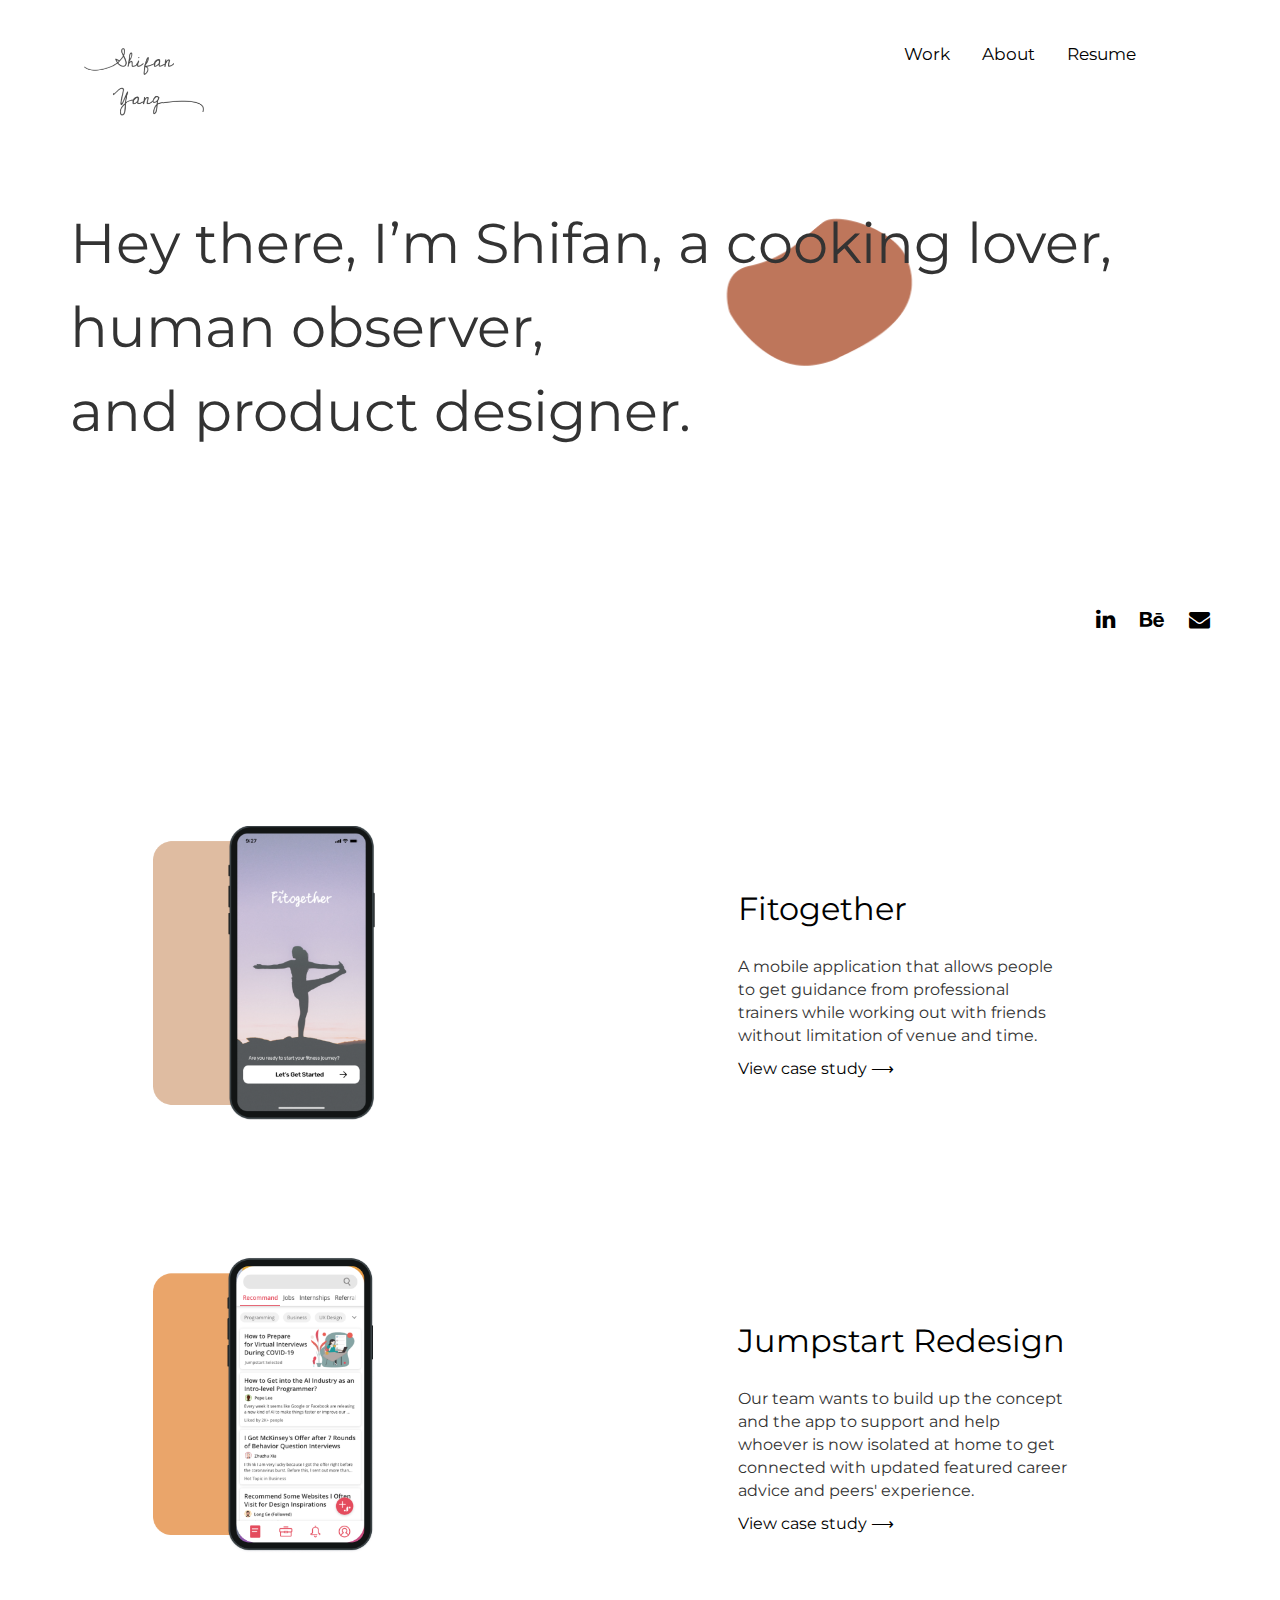
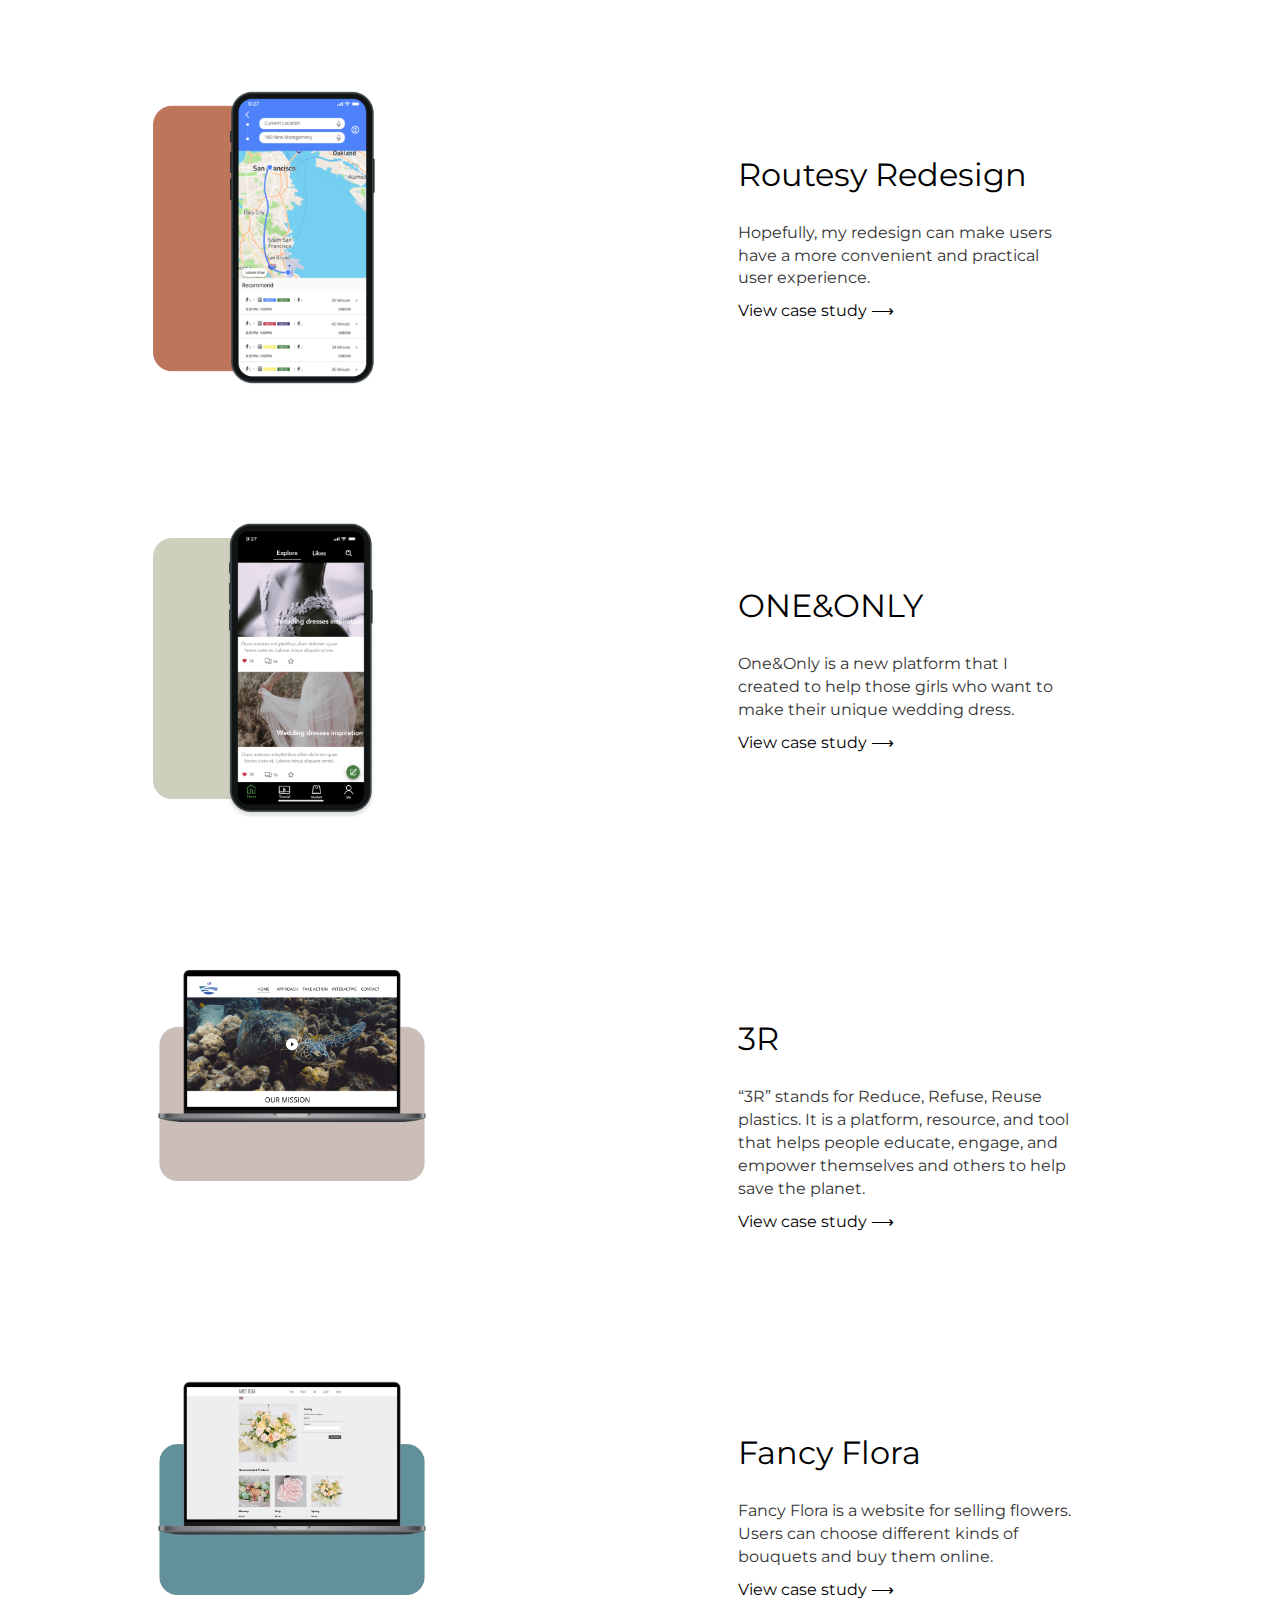
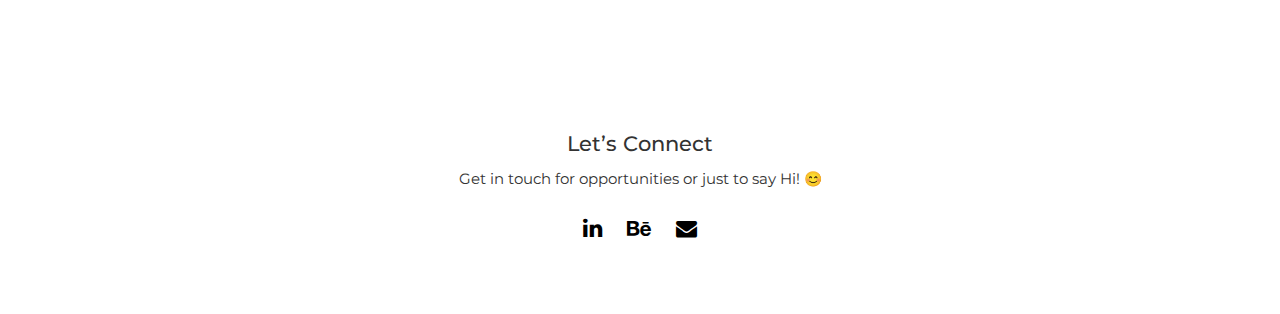
<file: home.html>
<!DOCTYPE html>
<html>
<head>
	<title>Shifan's Portfolio</title>
	<meta charset="utf-8">
	<meta name="viewport" content="width=device-width, initial-scale=1">
	<link rel="stylesheet" href="https://maxcdn.bootstrapcdn.com/bootstrap/3.4.1/css/bootstrap.min.css">
	<link rel="stylesheet" href="https://cdnjs.cloudflare.com/ajax/libs/font-awesome/4.7.0/css/font-awesome.min.css">
	<link rel="stylesheet" href="style.css">
	<style>
        @import url('https://fonts.googleapis.com/css2?family=Montserrat:ital,wght@0,100;0,200;0,300;0,400;0,500;0,600;0,700;0,800;0,900;1,100;1,200;1,300;1,400;1,500;1,600;1,700;1,800;1,900&display=swap');

        :root {
        	--page-content-main-color: #DFBCA1;
        }
    </style>
	<script src="https://ajax.googleapis.com/ajax/libs/jquery/3.5.1/jquery.min.js"></script>
	<script src="https://maxcdn.bootstrapcdn.com/bootstrap/3.4.1/js/bootstrap.min.js"></script>
	<script type="text/javascript">
		function expandMenu() {
		  var x = document.getElementById("topnav-id");
		  if (x.className === "topnav-right") {
		    x.className += " expanded";
		  } else {
		    x.className = "topnav-right";
		  }
		}
	</script>
</head>
<body>
<div class="topnav">
	<div class="topnav-icons">
		<a href="home.html">
			<img class="topnav-logo" src="img/logo.png">
		</a>
		<a href="javascript:void(0);" class="icon" onclick="expandMenu()">
			<i class="fa fa-bars"></i>
		</a>
	</div>
	<div class="topnav-right" id="topnav-id">
		<a class="active" href="#">Work</a>
		<a href="about.html">About</a>
		<a href="resume.html">Resume</a>
	</div>
</div>

<div class="container">
	<div style="margin-top: 5em; margin-bottom: 25em;">
		<img src="img/background.png" style="position: absolute; width: 17%; margin-left: 50%; margin-top: -1%; z-index: -1;"/>
		<p class= "welcome-text">
			Hey there, I’m Shifan, a cooking lover,
			<br> 
			human observer,
			<br>
			and product designer. 
		</p>
		<div style="float: right; margin-top: 10em;">
			<a href="https://www.linkedin.com/in/shifan-yang-7101721b5/" target="_blank" style="color: black; font-size: 1.6em;"> <i class="fa fa-linkedin"></i></i></a>
			<a href="https://www.behance.net/shifanyang" target="_blank" style="color: black; font-size: 1.5em; margin-left: 1em;"> <i class="fa fa-behance"></i></i></a>
			<a href="mailto: yangshifan21@gmail.com" target="_blank" style="color: black; font-size: 1.5em; margin-left: 1em;"> <i class="fa fa-envelope"></i></i></a>
		</div>
	</div>

	<div class="row project-section">
		<div class="col-sm-6">
			<a class="project-preview-link" href="fitogether.html">
				<img class="project-preview-img" src="img/fitogether.png"/>
			</a>
		</div>
		<div class="col-sm-6">
			<div class="project-preview-title">
				<a class="project-preview-link" href="fitogether.html">
					Fitogether
				</a>
			</div>
			<p class="project-preview-desc">
				<br>
				A mobile application that allows people to get guidance from professional trainers while working out with friends without limitation of venue and time.
			</p>
			<a class="project-preview-link" href="fitogether.html"> View case study ⟶ </a>
		</div>
	</div>

	<div class="row project-section">
		<div class="col-sm-6">
			<a class="project-preview-link" href="jumpstart.html">
				<img class="project-preview-img" src="img/jumpstart.png"/>
			</a>
		</div>
		<div class="col-sm-6">
			<div class="project-preview-title">
				<a class="project-preview-link" href="jumpstart.html">
					Jumpstart Redesign
				</a>
			</div>
			<p class="project-preview-desc">
				<br/>
				Our team wants to build up the concept and the app to support and help whoever is now isolated at home to get connected with updated featured career advice and peers' experience.
			</p>
			<a class="project-preview-link" href="jumpstart.html"> View case study ⟶ </a>
		</div>
	</div>

	<div class="row project-section">
		<div class="col-sm-6">
			<a class="project-preview-link" href="routesy.html">
				<img class="project-preview-img" src="img/routesy.png"/>
			</a>
		</div>
		<div class="col-sm-6 project-grid-desc">
			<div class="project-preview-title">
				<a class="project-preview-link" href="routesy.html">
					Routesy Redesign
				</a>
			</div>
			<p class="project-preview-desc">
				<br/>
				Hopefully, my redesign can make users have a more convenient and practical user experience.
			</p>
			<a class="project-preview-link" href="routesy.html"> View case study ⟶ </a>
		</div>
	</div>

	<div class="row project-section">
		<div class="col-sm-6">
			<a class="project-preview-link" href="oneonly.html">
				<img class="project-preview-img" src="img/oneonly.png"/>
			</a>
		</div>
		<div class="col-sm-6">
			<div class="project-preview-title">
				<a class="project-preview-link" href="oneonly.html">
					ONE&ONLY
				</a>
			</div>
			<p class="project-preview-desc">
				<br/>
				One&Only is a new platform that I created to help those girls who want to make their unique wedding dress.
			</p>
			<a class="project-preview-link" href="oneonly.html"> View case study ⟶ </a>
		</div>
	</div>

	<div class="row project-section">
		<div class="col-sm-6">
			<a class="project-preview-link" href="3r.html">
				<img class="project-preview-img-small" src="img/3r.png"/>
			</a>
		</div>
		<div class="col-sm-6">
			<div class="project-preview-title">
				<a class="project-preview-link" href="3r.html">
					3R
				</a>
			</div>
			<p class="project-preview-desc">
				<br/>
				“3R” stands for Reduce, Refuse, Reuse plastics. It is a platform, resource, and tool that helps people educate, engage, and empower themselves and others to help save the planet.
			</p>
			<a class="project-preview-link" href="3r.html"> View case study ⟶ </a>
		</div>
	</div>

	<div class="row project-section">
		<div class="col-sm-6">
			<a class="project-preview-link" href="fancyflower.html">
				<img class="project-preview-img-small" src="img/flower.png"/>
			</a>
		</div>
		<div class="col-sm-6">
			<div class="project-preview-title">
				<a class="project-preview-link" href="fancyflower.html">
					Fancy Flora
				</a>
			</div>
			<p class="project-preview-desc">
				<br/>
				Fancy Flora is a website for selling flowers. Users can choose different kinds of bouquets and buy them online. 
			</p>
			<a class="project-preview-link" href="fancyflower.html"> View case study ⟶ </a>
		</div>
	</div>
</div>

<footer class="footer">
	<div style="text-align: center; margin-bottom: 5em;">
		<div style="font-size: 1.5em; font-weight: 500; margin-bottom: 0.5em;">Let’s Connect</div>
		<p style="font-size: 1.05em; margin-bottom: 1.5em;">Get in touch for opportunities or just to say Hi! 😊</p>
		<a href="https://www.linkedin.com/in/shifan-yang-7101721b5/" target="_blank" style="color: black; font-size: 1.6em;"> <i class="fa fa-linkedin"></i></i></a>
		<a href="https://www.behance.net/shifanyang" target="_blank" style="color: black; font-size: 1.5em; margin-left: 1em;"> <i class="fa fa-behance"></i></i></a>
		<a href="mailto: yangshifan21@gmail.com" target="_blank" style="color: black; font-size: 1.5em; margin-left: 1em;"> <i class="fa fa-envelope"></i></i></a>
	</div>
</footer>

</body>
</html>
</file>
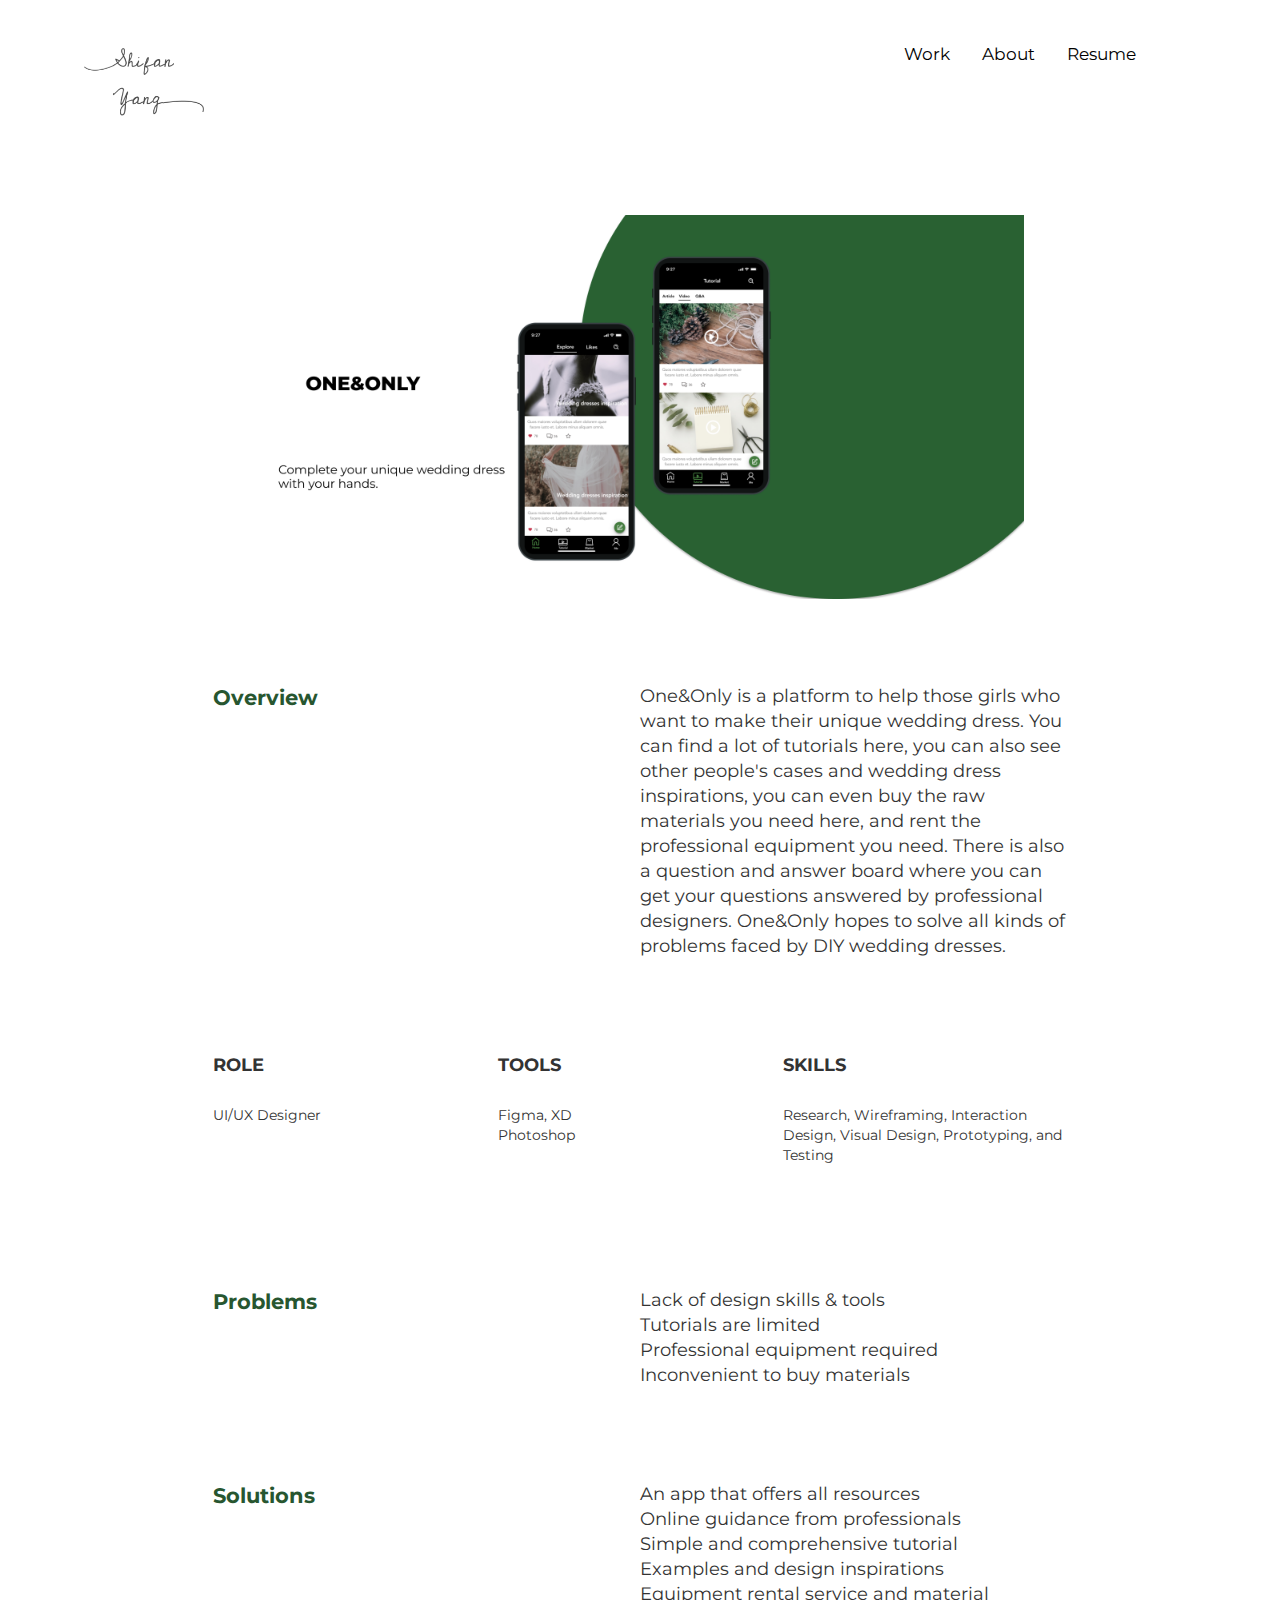
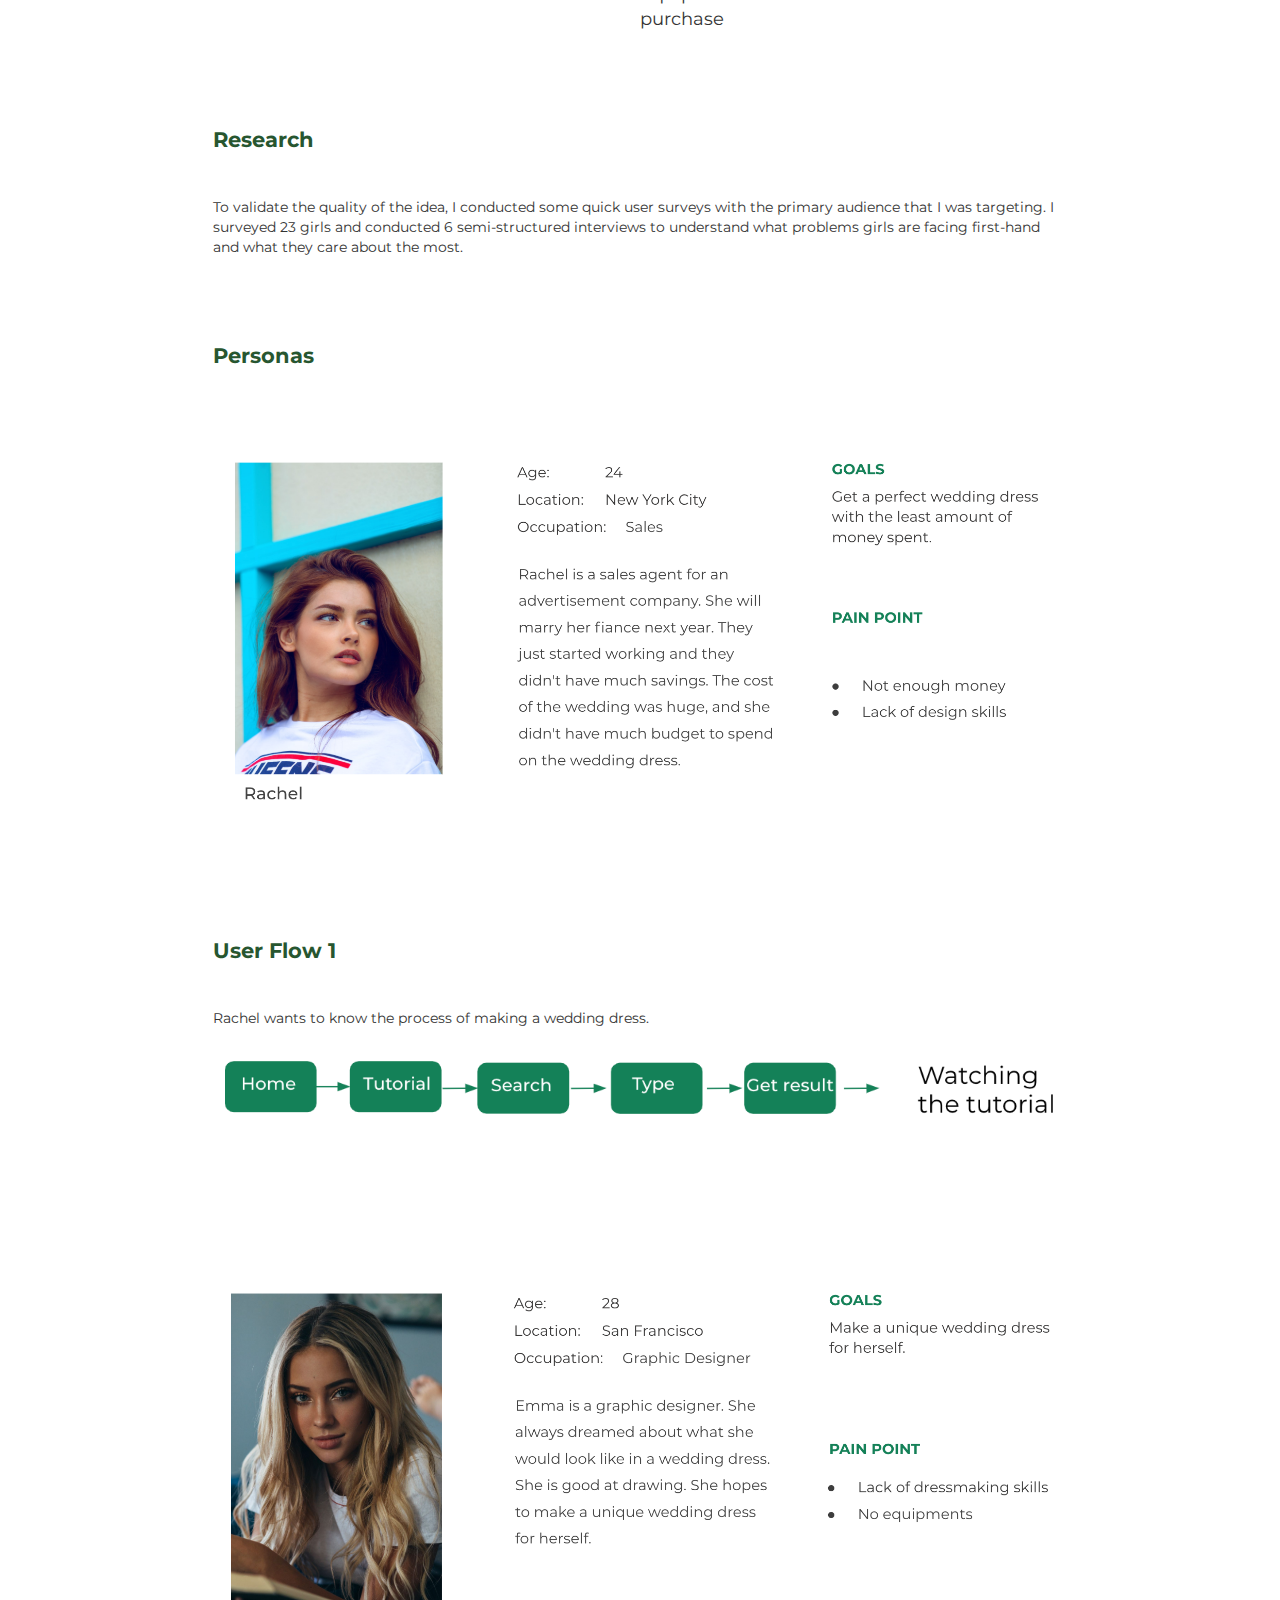
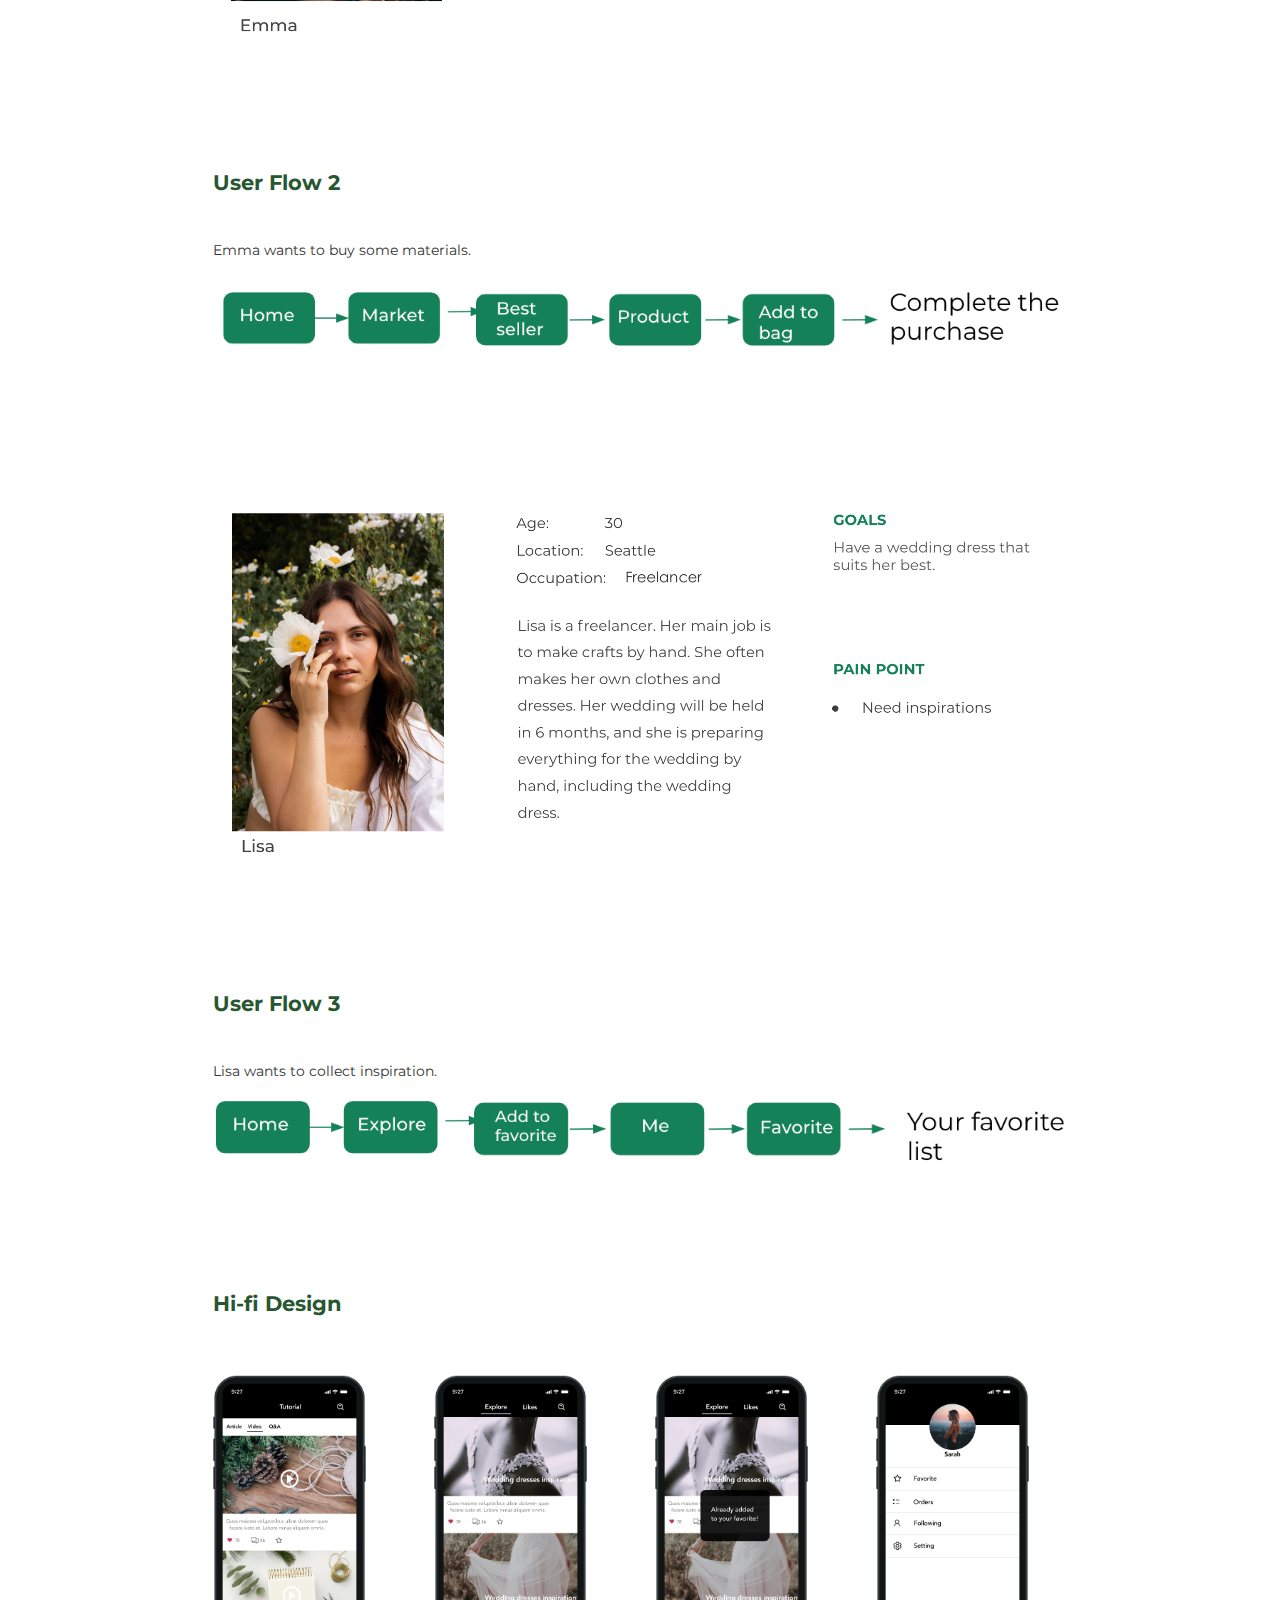
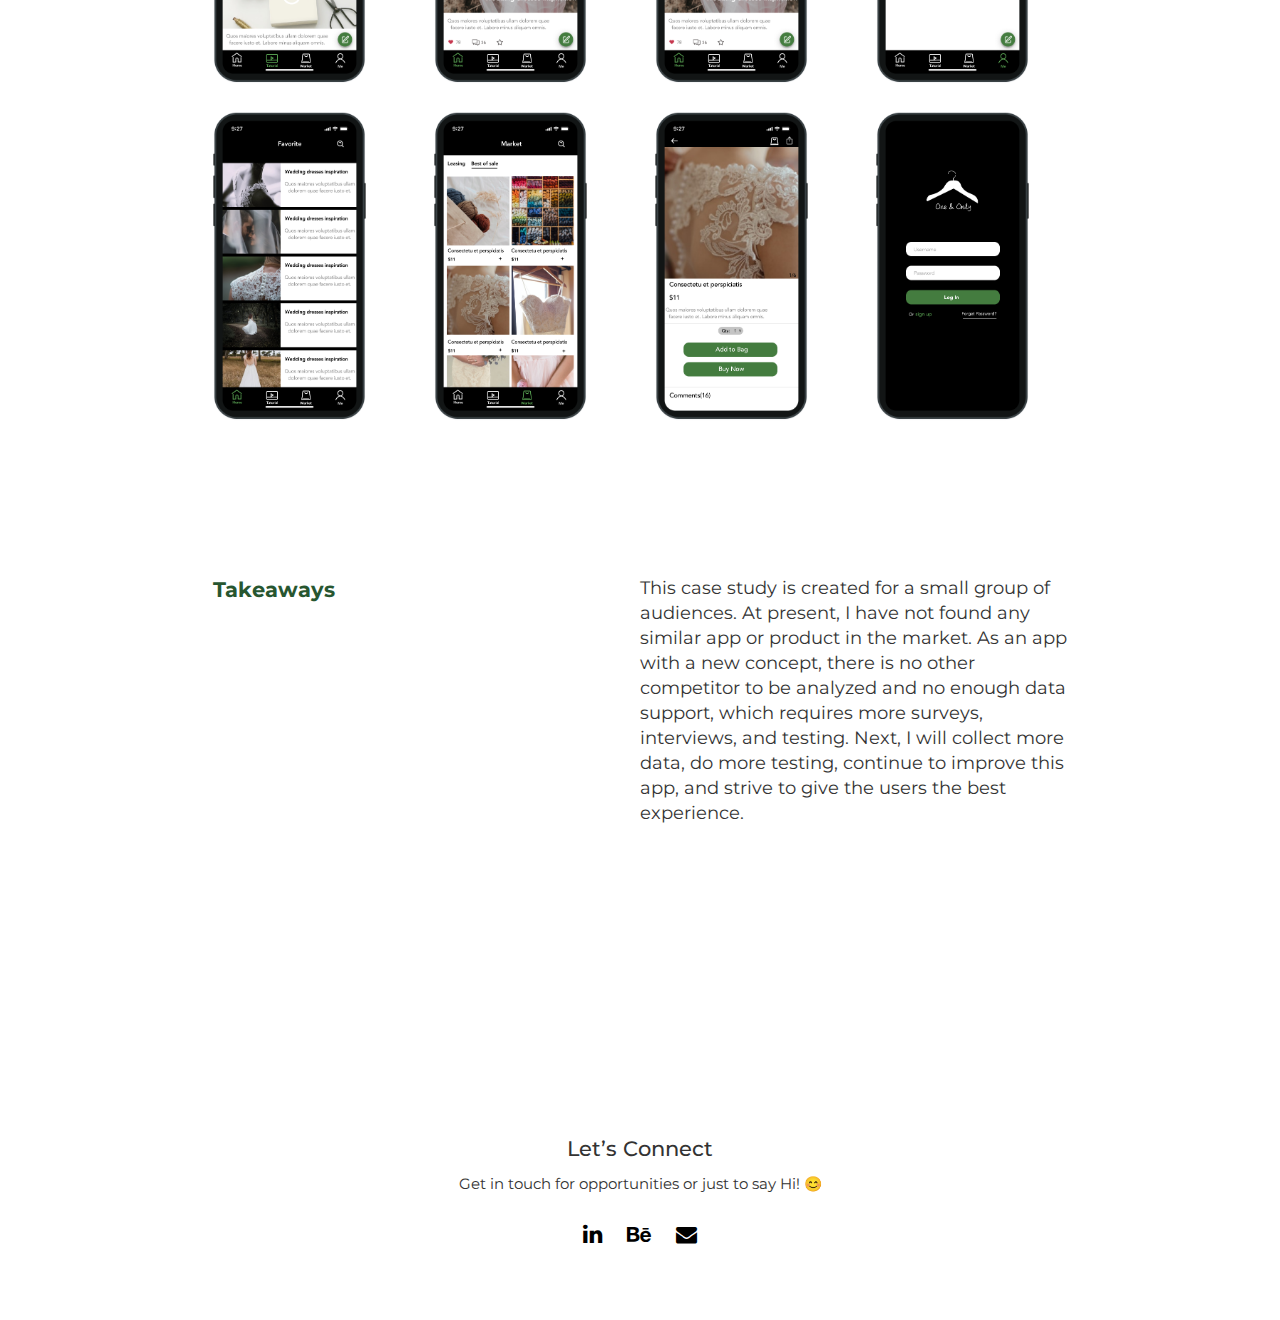
<file: oneonly.html>
<!DOCTYPE html>
<html>
<head>
	<title>ONE&ONLY</title>
	<meta charset="utf-8">
	<meta name="viewport" content="width=device-width, initial-scale=1">
	<link rel="stylesheet" href="https://maxcdn.bootstrapcdn.com/bootstrap/3.4.1/css/bootstrap.min.css">
	<link rel="stylesheet" href="https://cdnjs.cloudflare.com/ajax/libs/font-awesome/4.7.0/css/font-awesome.min.css">
	<link rel="stylesheet" href="style.css">
	<style>
        @import url('https://fonts.googleapis.com/css2?family=Montserrat:ital,wght@0,100;0,200;0,300;0,400;0,500;0,600;0,700;0,800;0,900;1,100;1,200;1,300;1,400;1,500;1,600;1,700;1,800;1,900&display=swap');

        :root {
        	--page-content-main-color: #275630;
        }
    </style>
	<script src="https://ajax.googleapis.com/ajax/libs/jquery/3.5.1/jquery.min.js"></script>
	<script src="https://maxcdn.bootstrapcdn.com/bootstrap/3.4.1/js/bootstrap.min.js"></script>
	<script type="text/javascript">
		function expandMenu() {
		  var x = document.getElementById("topnav-id");
		  if (x.className === "topnav-right") {
		    x.className += " expanded";
		  } else {
		    x.className = "topnav-right";
		  }
		}
	</script>
</head>
<body>
<div class="topnav">
	<div class="topnav-icons">
		<a href="home.html">
			<img class="topnav-logo" src="img/logo.png">
		</a>
		<a href="javascript:void(0);" class="icon" onclick="expandMenu()">
			<i class="fa fa-bars"></i>
		</a>
	</div>
	<div class="topnav-right" id="topnav-id">
		<a href="home.html">Work</a>
		<a href="about.html">About</a>
		<a href="resume.html">Resume</a>
	</div>
</div>
<div class="case-content-container" style="text-align: center;">
	<img style="width: 80%;" src="img/oneonly/title-img.png"/>
</div>
<div class="container">


	<div class="case-content-container">
		<div class="case-content">
			<div class="case-content-part case-content-title">
				Overview
			</div>
			<div class="case-content-part">
				<p class="case-content-desc">
					One&Only is a platform to help those girls who want to make their unique wedding dress. You can find a lot of tutorials here, you can also see other people's cases and wedding dress inspirations, you can even buy the raw materials you need here, and rent the professional equipment you need. There is also a question and answer board where you can get your questions answered by professional designers. One&Only hopes to solve all kinds of problems faced by DIY wedding dresses.
				</p>
			</div>
		</div>		
	</div>

	<div class="case-content-container case-content-skill-container">
		<div class="case-content">
			<div class="case-content-part">
				<div class="case-content-skill-title">ROLE</div>
				<p class="case-content-skill-desc">UI/UX Designer</p>
			</div>
			<div class="case-content-part">
				<div class="case-content-skill-title">TOOLS</div>
				<p class="case-content-skill-desc">Figma, XD<br>Photoshop</p>
			</div>
			<div class="case-content-part">
				<div class="case-content-skill-title">SKILLS</div>
				<p class="case-content-skill-desc">Research, Wireframing, Interaction Design, Visual Design, Prototyping, and Testing</p>
			</div>
		</div>
	</div>

	<div class="case-content-container">
		<div class="case-content">
			<div class="case-content-part case-content-title">
				Problems
			</div>
			<div class="case-content-part">
				<p class="case-content-desc">
				Lack of design skills & tools<br>
				Tutorials are limited<br>
				Professional equipment required<br>
				Inconvenient to buy materials<br>
				</p>
			</div>
		</div>		
	</div>

	<div class="case-content-container">
		<div class="case-content">
			<div class="case-content-part case-content-title">
				Solutions
			</div>
			<div class="case-content-part">
				<p class="case-content-desc">
				An app that offers all resources<br>
				Online guidance from professionals<br>
				Simple and comprehensive tutorial<br>
				Examples and design inspirations<br>
				Equipment rental service and material purchase<br>
				</p>
			</div>
		</div>		
	</div>

	<div class="case-content-container">
		<div class="case-content-title case-content-title-research"> Research </div>
		<p class="case-research-desc">
		To validate the quality of the idea, I conducted some quick user surveys with the primary audience that I was targeting. I surveyed 23 girls and conducted 6 semi-structured interviews to understand what problems girls are facing first-hand and what they care about the most.
		</p>
	</div>

	<div class="case-content-container">
		<div class="case-content-title"> Personas </div>
		<img class="case-content-persona-img" src="img/oneonly/persona1.png"/>
	</div>

	<div class="case-content-container">
		<div class="case-content-title"> User Flow 1 </div>
		<p class="case-user-flow-desc">Rachel wants to know the process of making a wedding dress.</p>
		<img class="case-content-persona-img" src="img/oneonly/user-flow1.png"/>
	</div>

	<div class="case-content-container">
		<img class="case-content-persona-img" src="img/oneonly/persona2.png"/>
	</div>
	<div class="case-content-container">
		<div class="case-content-title"> User Flow 2 </div>
		<p class="case-user-flow-desc">Emma wants to buy some materials.</p>
		<img class="case-content-persona-img" src="img/oneonly/user-flow2.png"/>
	</div>

	<div class="case-content-container">
		<img class="case-content-persona-img" src="img/oneonly/persona3.png"/>
	</div>
	<div class="case-content-container">
		<div class="case-content-title"> User Flow 3 </div>
		<p class="case-user-flow-desc">Lisa wants to collect inspiration.</p>
		<img class="case-content-persona-img" src="img/oneonly/user-flow3.png"/>
	</div>

	<div class="case-content-container">
		<div class="case-content-title case-content-title-design"> Hi-fi Design </div>
		<div class="row">
			<div class="col-sm-3">
				<img class="case-content-hifi-design-img" src="img/oneonly/Group 84.png"/>
			</div>
			<div class="col-sm-3">
				<img class="case-content-hifi-design-img" src="img/oneonly/Group 85.png"/>
			</div>
			<div class="col-sm-3">
				<img class="case-content-hifi-design-img" src="img/oneonly/Group 86.png"/>
			</div>
			<div class="col-sm-3">
				<img class="case-content-hifi-design-img" src="img/oneonly/Group 87.png"/>
			</div>
			<div class="col-sm-3">
				<img class="case-content-hifi-design-img" src="img/oneonly/Group 88.png"/>
			</div>
			<div class="col-sm-3">
				<img class="case-content-hifi-design-img" src="img/oneonly/Group 89.png"/>
			</div>
			<div class="col-sm-3">
				<img class="case-content-hifi-design-img" src="img/oneonly/Group 90.png"/>
			</div>
			<div class="col-sm-3">
				<img class="case-content-hifi-design-img" src="img/oneonly/Group 91.png"/>
			</div>
		</div>
	</div>

	<div class="case-content-container case-content-takeaways">
		<div class="case-content">
			<div class="case-content-part case-content-title">
				Takeaways
			</div>
			<div class="case-content-part">
				<p class="case-content-desc">
					This case study is created for a small group of audiences. At present, I have not found any similar app or product in the market.
					As an app with a new concept, there is no other competitor to be analyzed and no enough data support, which requires more surveys, interviews, and testing. 
					Next, I will collect more data, do more testing, continue to improve this app, and strive to give the users the best experience.
				</p>
			</div>
		</div>		
	</div>
</div>

<footer class="footer">
	<div style="text-align: center; margin-bottom: 5em;">
		<div style="font-size: 1.5em; font-weight: 500; margin-bottom: 0.5em;">Let’s Connect</div>
		<p style="font-size: 1.05em; margin-bottom: 1.5em;">Get in touch for opportunities or just to say Hi! 😊</p>
		<a href="https://www.linkedin.com/in/shifan-yang-7101721b5/" target="_blank" style="color: black; font-size: 1.6em;"> <i class="fa fa-linkedin"></i></i></a>
		<a href="https://www.behance.net/shifanyang" target="_blank" style="color: black; font-size: 1.5em; margin-left: 1em;"> <i class="fa fa-behance"></i></i></a>
		<a href="mailto: yangshifan21@gmail.com" target="_blank" style="color: black; font-size: 1.5em; margin-left: 1em;"> <i class="fa fa-envelope"></i></i></a>
	</div>
</footer>

</body>
</html>
</file>
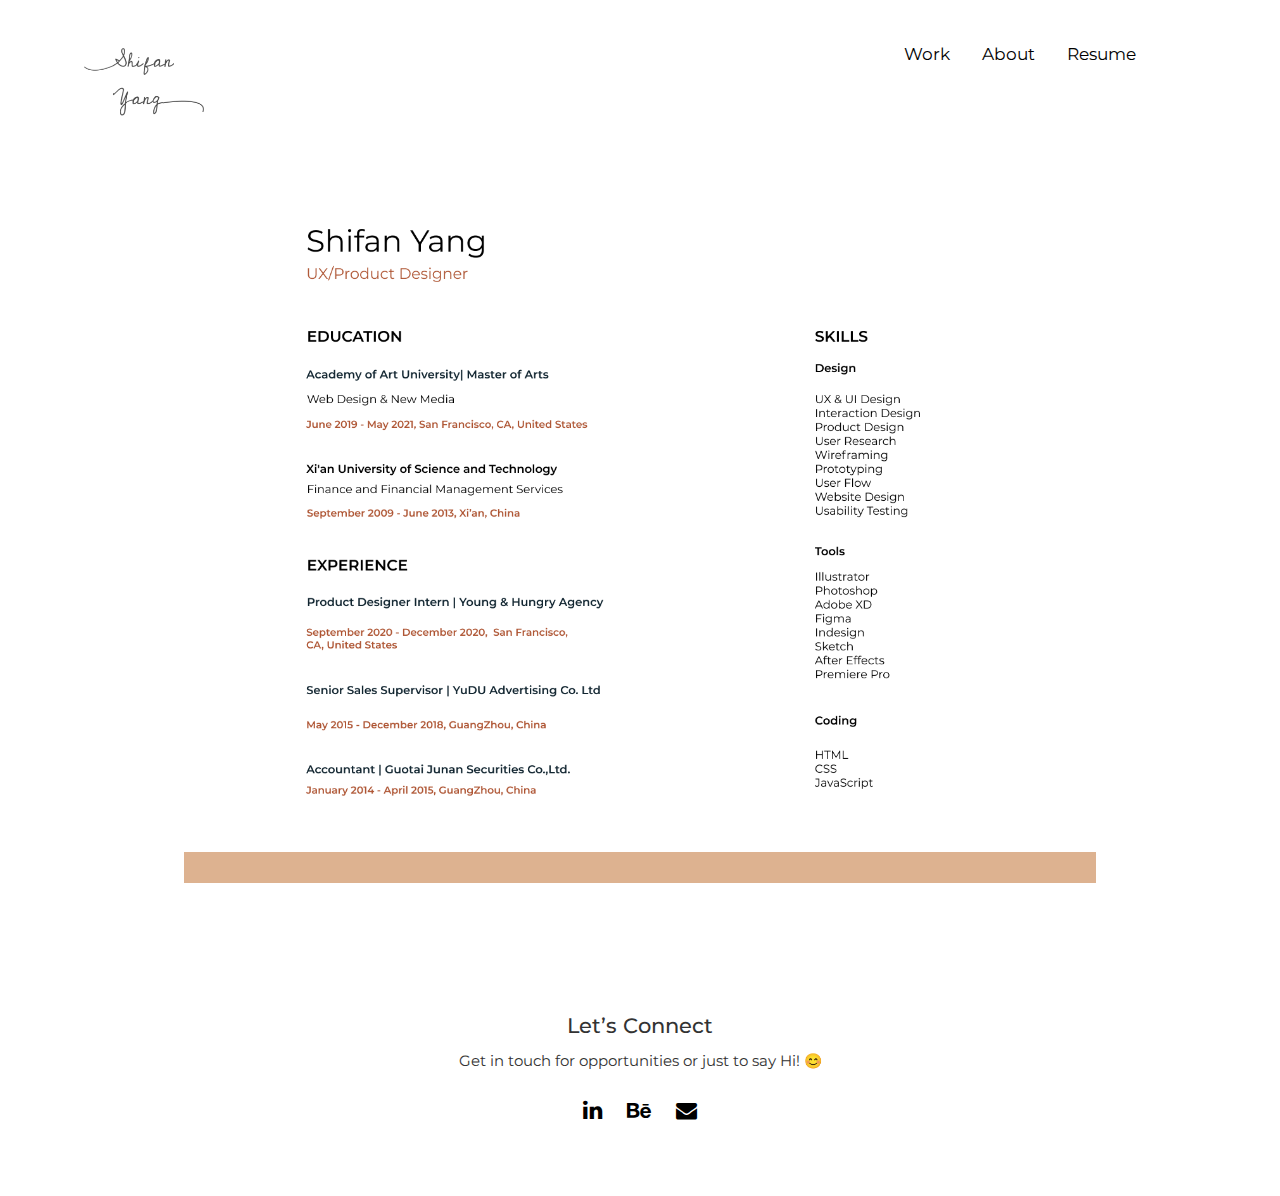
<file: resume.html>
<!DOCTYPE html>
<html>
<head>
	<title>Resume</title>
	<meta charset="utf-8">
	<meta name="viewport" content="width=device-width, initial-scale=1">
	<link rel="stylesheet" href="https://maxcdn.bootstrapcdn.com/bootstrap/3.4.1/css/bootstrap.min.css">
	<link rel="stylesheet" href="https://cdnjs.cloudflare.com/ajax/libs/font-awesome/4.7.0/css/font-awesome.min.css">
	<link rel="stylesheet" href="style.css">
	<style>
        @import url('https://fonts.googleapis.com/css2?family=Montserrat:ital,wght@0,100;0,200;0,300;0,400;0,500;0,600;0,700;0,800;0,900;1,100;1,200;1,300;1,400;1,500;1,600;1,700;1,800;1,900&display=swap');

        :root {
        	--page-content-main-color: #DFBCA1;
        }
    </style>
	<script src="https://ajax.googleapis.com/ajax/libs/jquery/3.5.1/jquery.min.js"></script>
	<script src="https://maxcdn.bootstrapcdn.com/bootstrap/3.4.1/js/bootstrap.min.js"></script>
	<script type="text/javascript">
		function expandMenu() {
		  var x = document.getElementById("topnav-id");
		  if (x.className === "topnav-right") {
		    x.className += " expanded";
		  } else {
		    x.className = "topnav-right";
		  }
		}
	</script>
</head>
<body>
<div class="topnav">
	<div class="topnav-icons">
		<a href="home.html">
			<img class="topnav-logo" src="img/logo.png">
		</a>
		<a href="javascript:void(0);" class="icon" onclick="expandMenu()">
			<i class="fa fa-bars"></i>
		</a>
	</div>
	<div class="topnav-right" id="topnav-id">
		<a href="home.html">Work</a>
		<a href="about.html">About</a>
		<a href="#">Resume</a>
	</div>
</div>

<div class="container">
	<div style="text-align: center; margin-top: 3em;">
		<img src="img/resume/resume.png" style="width: 80%;" />
	</div>
</div>

<footer class="footer" style="margin-top: 10%;">
	<div style="text-align: center; margin-bottom: 5em;">
		<div style="font-size: 1.5em; font-weight: 500; margin-bottom: 0.5em;">Let’s Connect</div>
		<p style="font-size: 1.05em; margin-bottom: 1.5em;">Get in touch for opportunities or just to say Hi! 😊</p>
		<a href="https://www.linkedin.com/in/shifan-yang-7101721b5/" target="_blank" style="color: black; font-size: 1.6em;"> <i class="fa fa-linkedin"></i></i></a>
		<a href="https://www.behance.net/shifanyang" target="_blank" style="color: black; font-size: 1.5em; margin-left: 1em;"> <i class="fa fa-behance"></i></i></a>
		<a href="mailto: yangshifan21@gmail.com" target="_blank" style="color: black; font-size: 1.5em; margin-left: 1em;"> <i class="fa fa-envelope"></i></i></a>
	</div>
</footer>

</body>
</html>
</file>
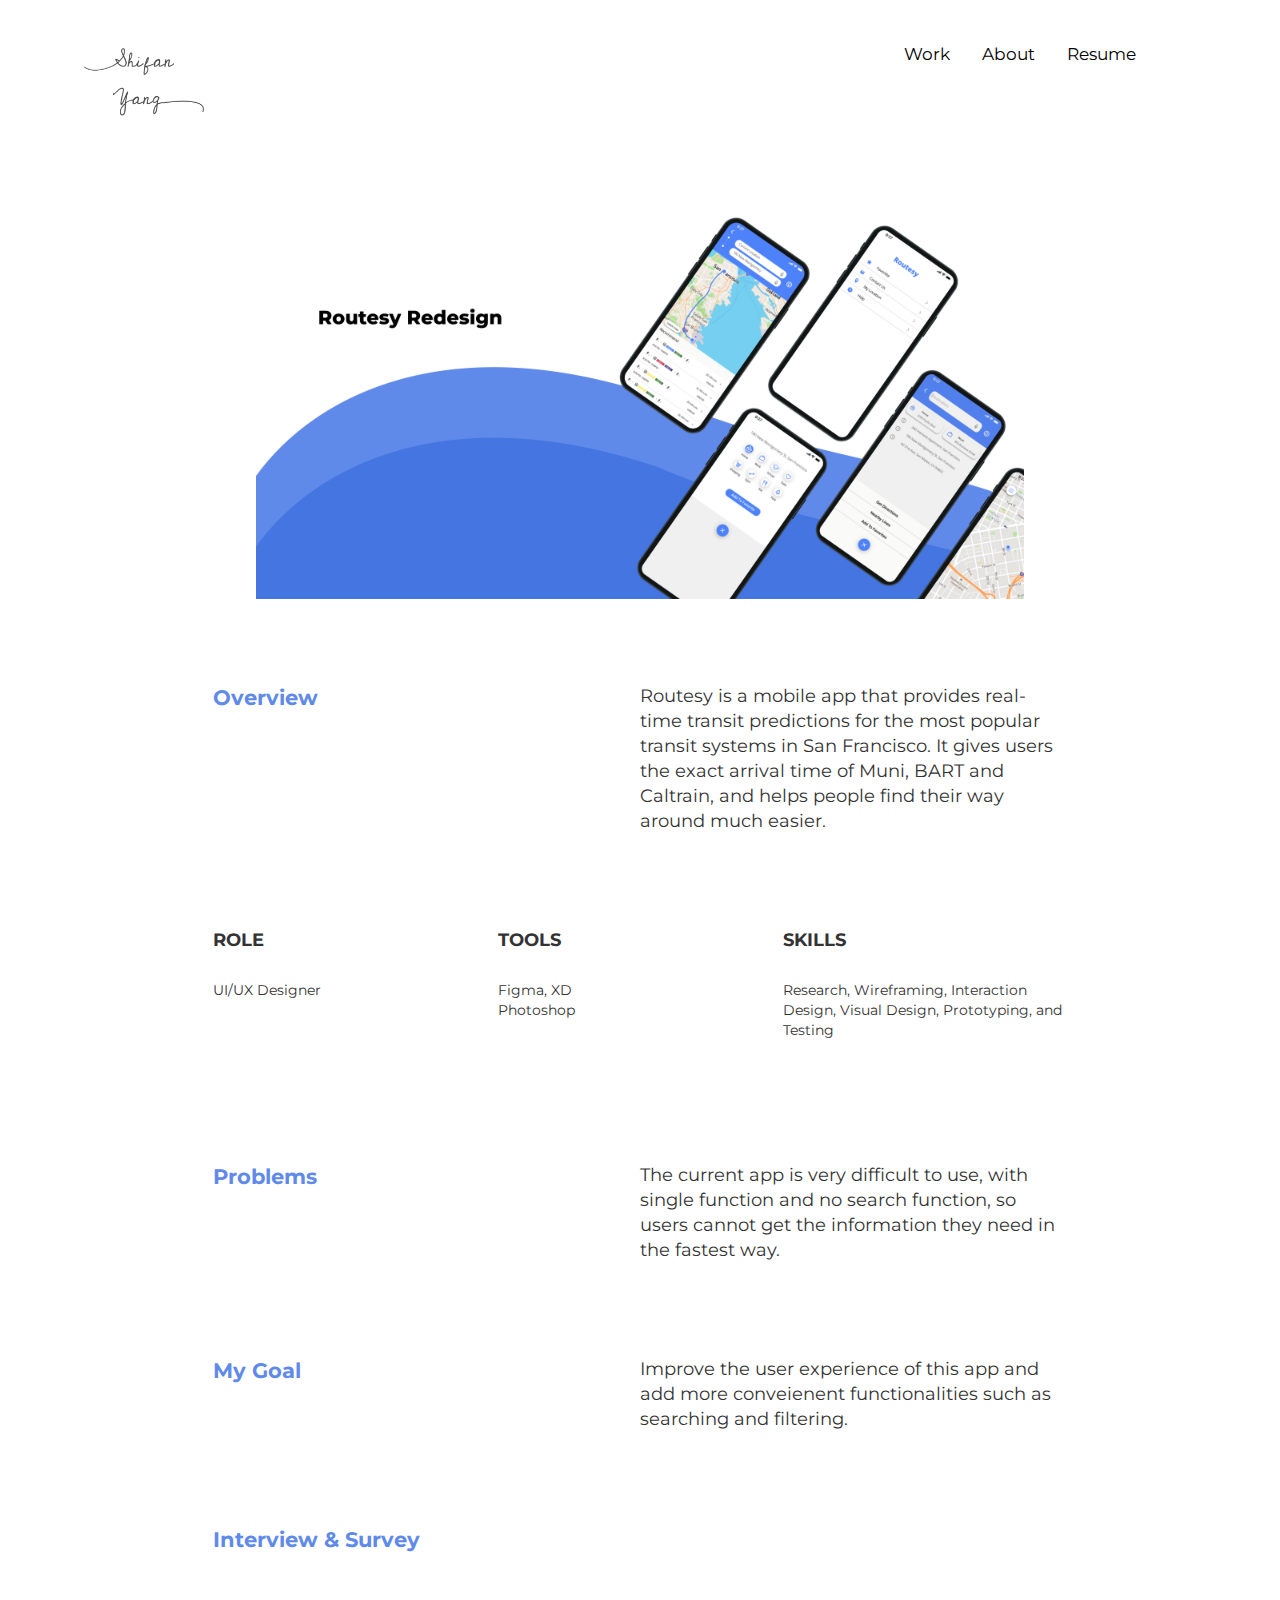
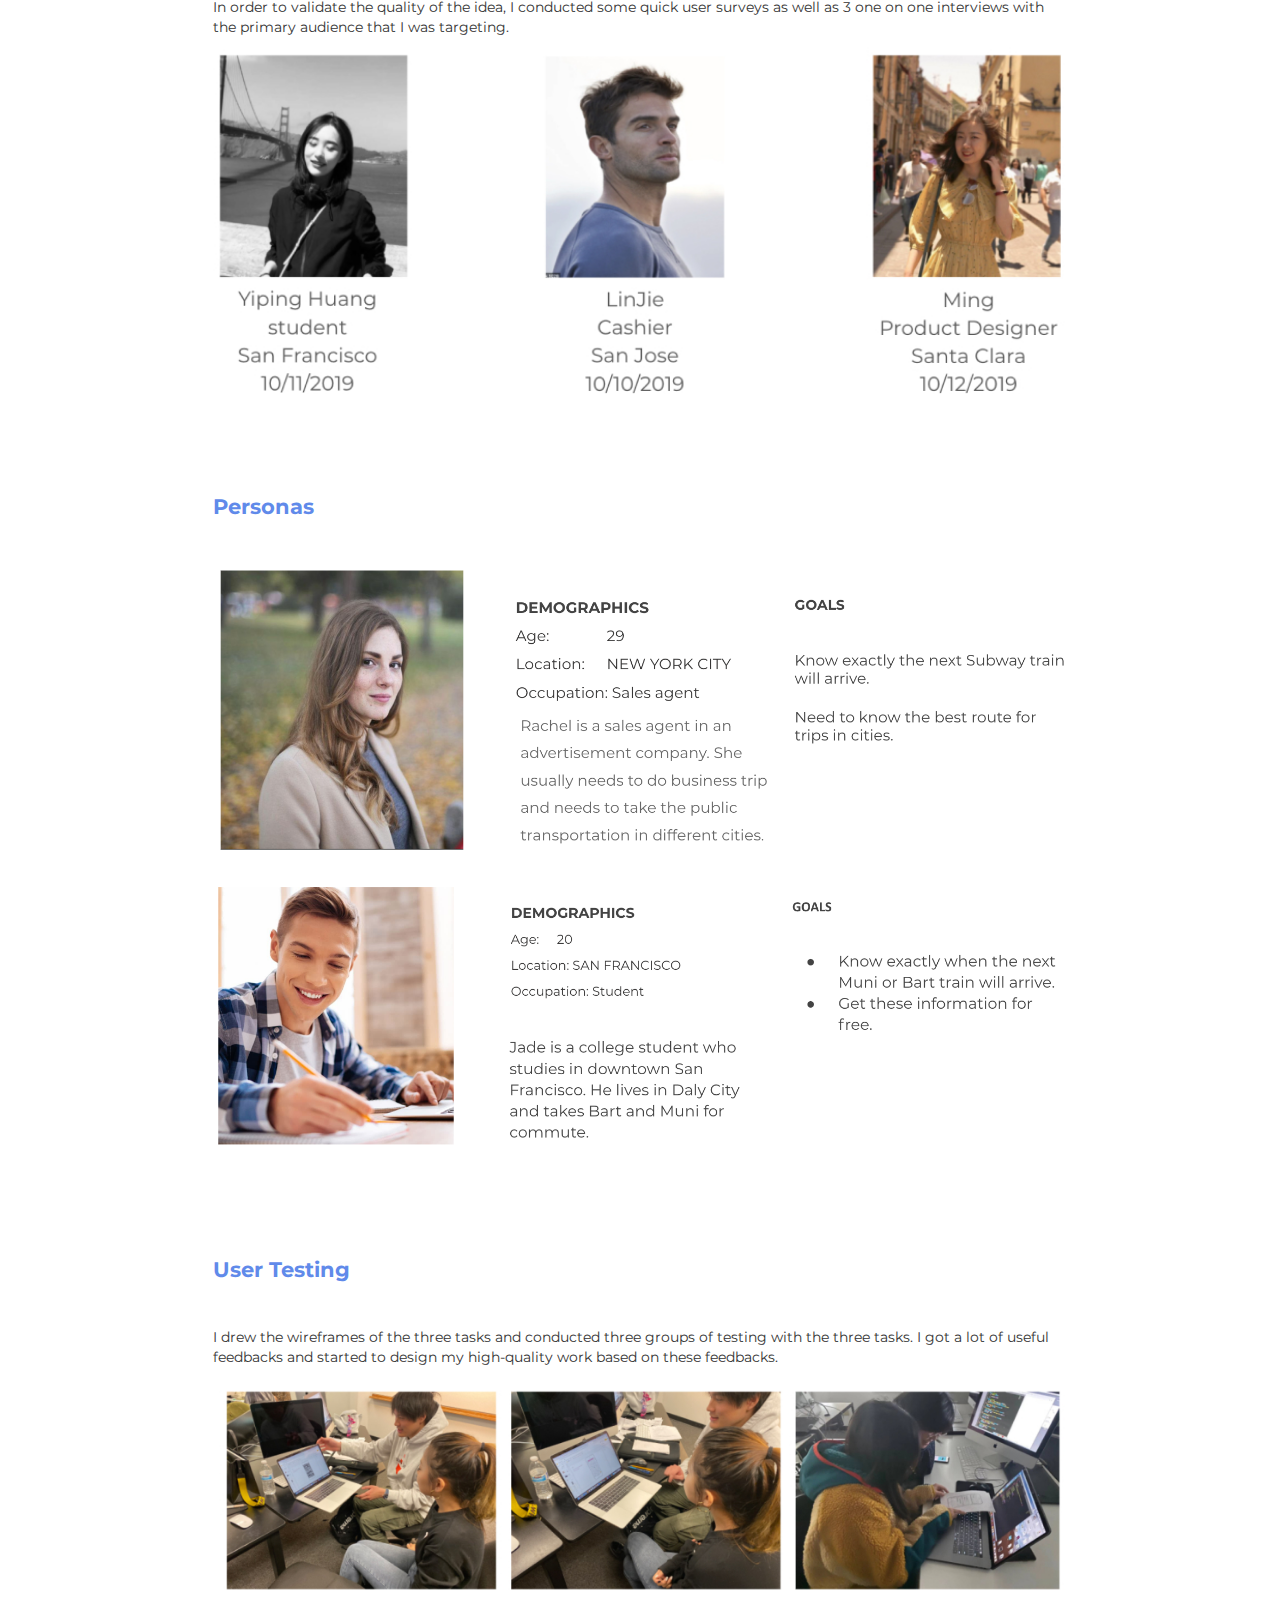
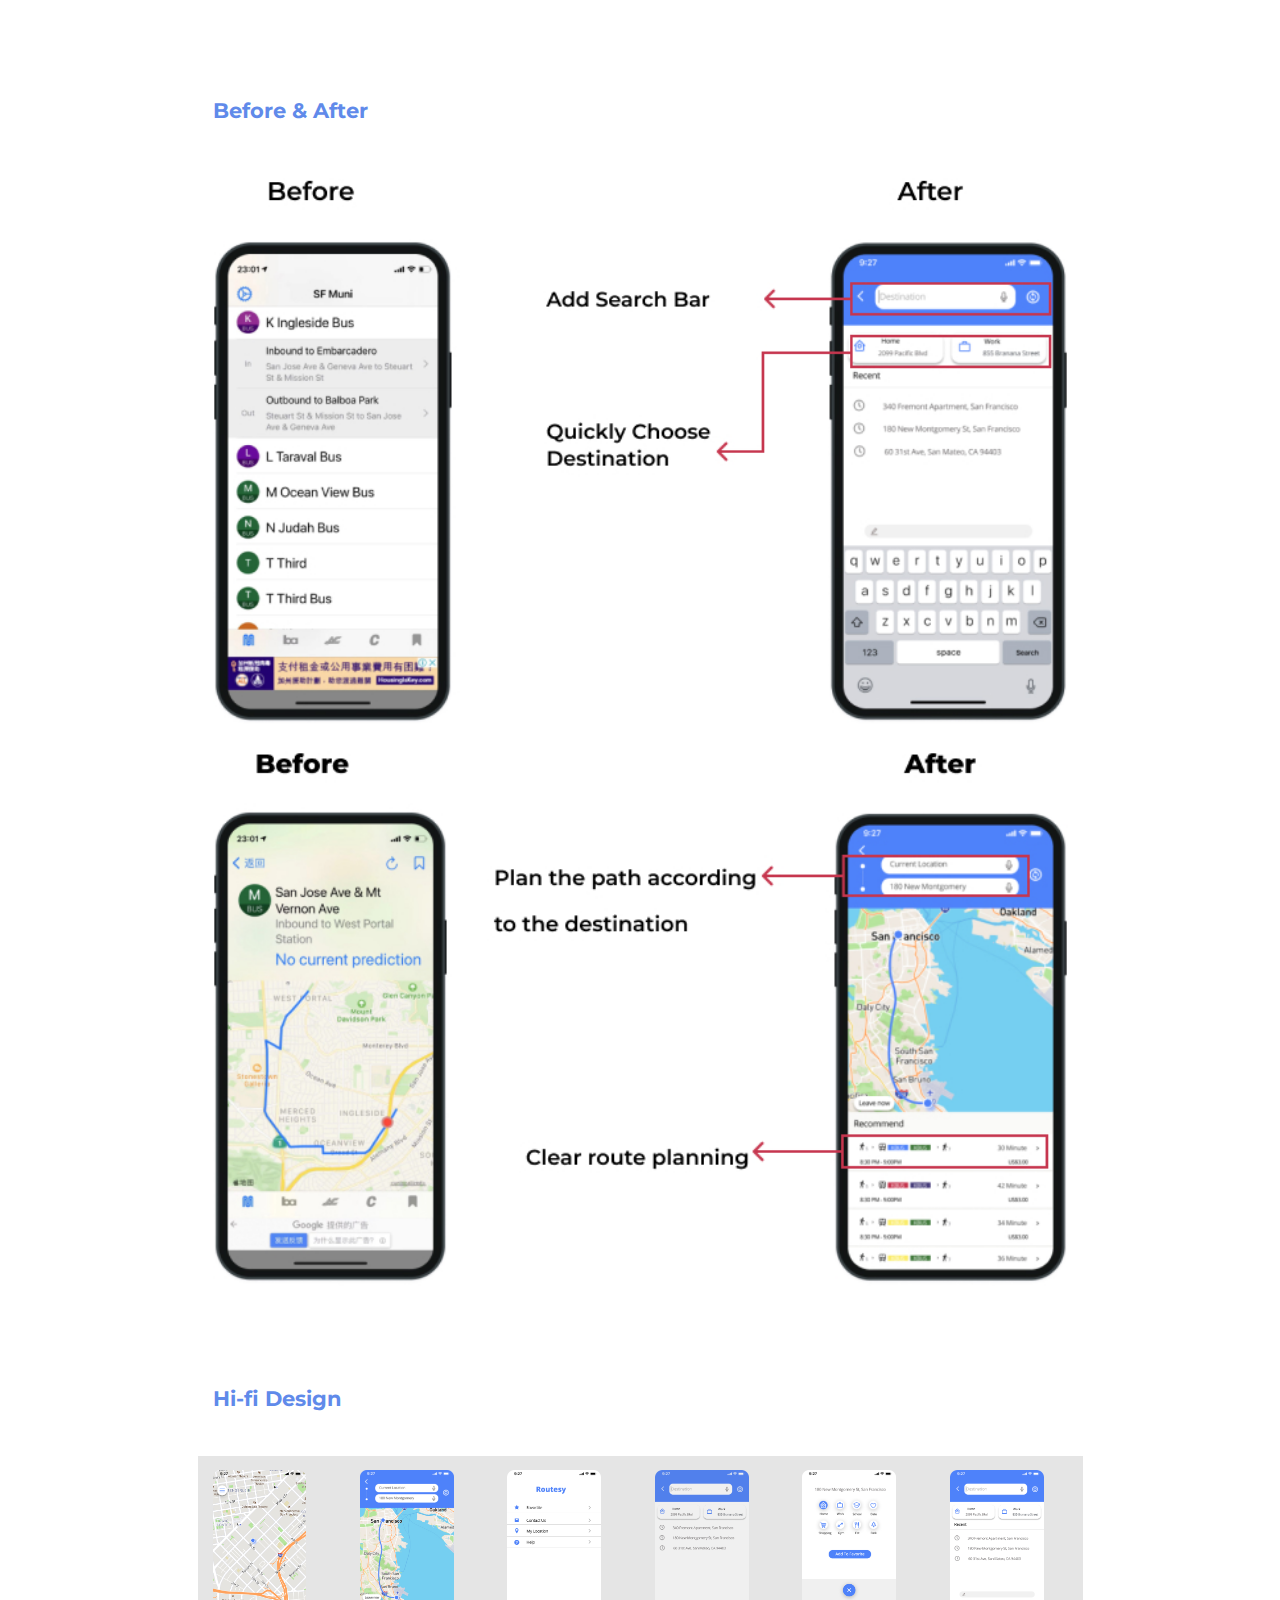
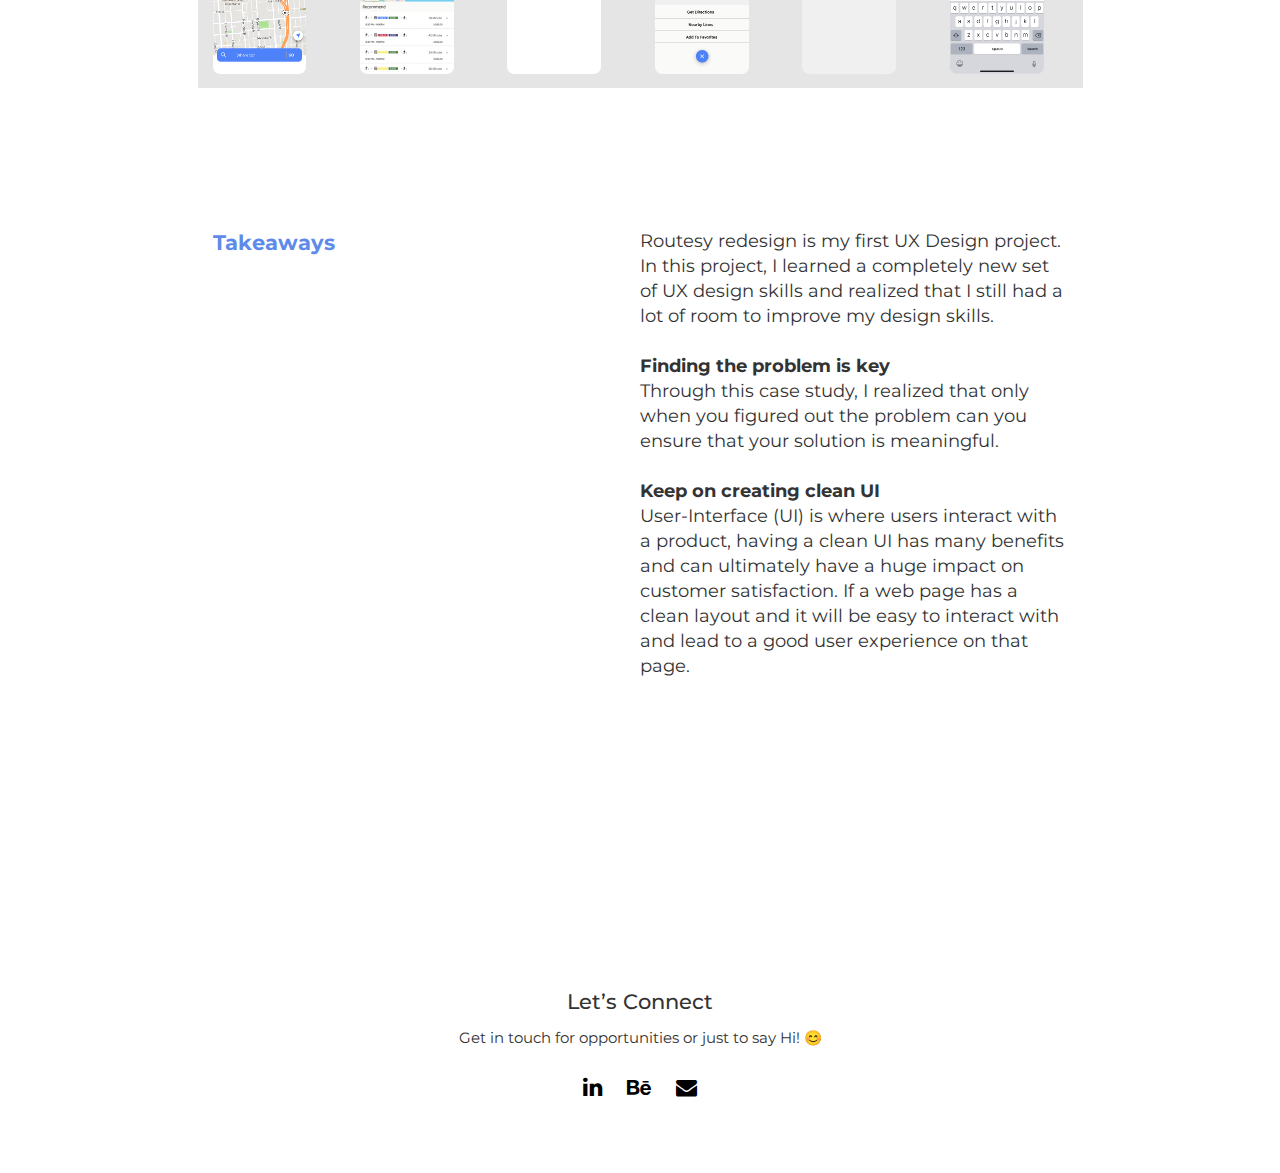
<file: routesy.html>
<!DOCTYPE html>
<html>
<head>
	<title>Routesy Redesign</title>
	<meta charset="utf-8">
	<meta name="viewport" content="width=device-width, initial-scale=1">
	<link rel="stylesheet" href="https://maxcdn.bootstrapcdn.com/bootstrap/3.4.1/css/bootstrap.min.css">
	<link rel="stylesheet" href="https://cdnjs.cloudflare.com/ajax/libs/font-awesome/4.7.0/css/font-awesome.min.css">
	<link rel="stylesheet" href="style.css">
	<style>
        @import url('https://fonts.googleapis.com/css2?family=Montserrat:ital,wght@0,100;0,200;0,300;0,400;0,500;0,600;0,700;0,800;0,900;1,100;1,200;1,300;1,400;1,500;1,600;1,700;1,800;1,900&display=swap');

        :root {
        	--page-content-main-color: #608AEA;
        }
    </style>
	<script src="https://ajax.googleapis.com/ajax/libs/jquery/3.5.1/jquery.min.js"></script>
	<script src="https://maxcdn.bootstrapcdn.com/bootstrap/3.4.1/js/bootstrap.min.js"></script>
	<script type="text/javascript">
		function expandMenu() {
		  var x = document.getElementById("topnav-id");
		  if (x.className === "topnav-right") {
		    x.className += " expanded";
		  } else {
		    x.className = "topnav-right";
		  }
		}
	</script>
</head>
<body>
<div class="topnav">
	<div class="topnav-icons">
		<a href="home.html">
			<img class="topnav-logo" src="img/logo.png">
		</a>
		<a href="javascript:void(0);" class="icon" onclick="expandMenu()">
			<i class="fa fa-bars"></i>
		</a>
	</div>
	<div class="topnav-right" id="topnav-id">
		<a href="home.html">Work</a>
		<a href="about.html">About</a>
		<a href="resume.html">Resume</a>
	</div>
</div>
<div class="case-content-container" style="text-align: center;">
	<img style="width: 80%;" src="img/routesy/title-img.png"/>
</div>
<div class="container">

	<div class="case-content-container">
		<div class="case-content">
			<div class="case-content-part case-content-title">
				Overview
			</div>
			<div class="case-content-part">
				<p class="case-content-desc">
					Routesy is a mobile app that provides real-time transit predictions for the most popular transit systems in San Francisco. It gives users the exact arrival time of Muni, BART and Caltrain, and helps people find their way around much easier.
				</p>
			</div>
		</div>		
	</div>

	<div class="case-content-container case-content-skill-container">
		<div class="case-content">
			<div class="case-content-part">
				<div class="case-content-skill-title">ROLE</div>
				<p class="case-content-skill-desc">UI/UX Designer</p>
			</div>
			<div class="case-content-part">
				<div class="case-content-skill-title">TOOLS</div>
				<p class="case-content-skill-desc">Figma, XD<br>Photoshop</p>
			</div>
			<div class="case-content-part">
				<div class="case-content-skill-title">SKILLS</div>
				<p class="case-content-skill-desc">Research, Wireframing, Interaction Design, Visual Design, Prototyping, and Testing</p>
			</div>
		</div>
	</div>

	<div class="case-content-container">
		<div class="case-content">
			<div class="case-content-part case-content-title">
				Problems
			</div>
			<div class="case-content-part">
				<p class="case-content-desc">
				The current app is very difficult to use, with single function and no search function, so users cannot get the information they need in the fastest way.
				</p>
			</div>
		</div>		
	</div>

	<div class="case-content-container">
		<div class="case-content">
			<div class="case-content-part case-content-title">
				My Goal
			</div>
			<div class="case-content-part">
				<p class="case-content-desc">
				Improve the user experience of this app and add more conveienent functionalities such as searching and filtering.
				</p>
			</div>
		</div>		
	</div>

	<div class="case-content-container">
		<div class="case-content-title case-content-title-research"> Interview & Survey </div>
		<p class="case-research-desc">
		In order to validate the quality of the idea, I conducted some quick user surveys as well as 3 one on one interviews with the primary audience that I was targeting.
		</p>
		<img class="case-content-persona-img" src="img/routesy/interview.jpg"/>		
	</div>

	<div class="case-content-container">
		<div class="case-content-title"> Personas </div>
		<img class="case-content-persona-img" src="img/routesy/persona1.png"/>
		<img class="case-content-persona-img" src="img/routesy/persona2.png"/>
	</div>

	<div class="case-content-container">
		<div class="case-content-title case-content-title-research"> User Testing </div>
		<p class="case-research-desc">
		I drew the wireframes of the three tasks and conducted three groups of testing with the three tasks. I got a lot of useful feedbacks and started to design my high-quality work based on these feedbacks.
		</p>
		<img class="case-content-persona-img" src="img/routesy/user-testing.jpg"/>		
	</div>


	<div class="case-content-container">
		<div class="case-content-title case-content-title-research"> Before & After </div>
		<img class="case-content-persona-img" src="img/routesy/beforeafter1.jpg"/>
		<img class="case-content-persona-img" src="img/routesy/beforeafter2.jpg"/>
	</div>

	<div class="case-content-container">
		<div class="case-content-title case-content-title-design"> Hi-fi Design </div>
		<div class="row" style="background-color: #E5E5E5;">
			<div class="col-sm-2">
				<img class="case-content-hifi-design-img" src="img/routesy/hifi/1.png"/>
			</div>
			<div class="col-sm-2">
				<img class="case-content-hifi-design-img" src="img/routesy/hifi/2.png"/>
			</div>
			<div class="col-sm-2">
				<img class="case-content-hifi-design-img" src="img/routesy/hifi/3.png"/>
			</div>
			<div class="col-sm-2">
				<img class="case-content-hifi-design-img" src="img/routesy/hifi/4.png"/>
			</div>
			<div class="col-sm-2">
				<img class="case-content-hifi-design-img" src="img/routesy/hifi/5.png"/>
			</div>
			<div class="col-sm-2">
				<img class="case-content-hifi-design-img" src="img/routesy/hifi/6.png"/>
			</div>
		</div>
	</div>

	<div class="case-content-container case-content-takeaways">
		<div class="case-content">
			<div class="case-content-part case-content-title">
				Takeaways
			</div>
			<div class="case-content-part">
				<p class="case-content-desc">

					Routesy redesign is my first UX Design project. In this project, I learned a completely new set of UX design skills and realized that I still had a lot of room to improve my design skills.
					<br>
					<br>
					<b>Finding the problem is key</b>
					<br>

					Through this case study, I realized that only when you figured out the problem can you ensure that your solution is meaningful.
					<br>
					<br>
					<b>Keep on creating clean UI</b>
					<br>

					User-Interface (UI) is where users interact with a product, having a clean UI has many benefits and can ultimately have a huge impact on customer satisfaction. If a web page has a clean layout and it will be easy to interact with and lead to a good user experience on that page.
				</p>
			</div>
		</div>
	</div>
</div>

<footer class="footer">
	<div style="text-align: center; margin-bottom: 5em;">
		<div style="font-size: 1.5em; font-weight: 500; margin-bottom: 0.5em;">Let’s Connect</div>
		<p style="font-size: 1.05em; margin-bottom: 1.5em;">Get in touch for opportunities or just to say Hi! 😊</p>
		<a href="https://www.linkedin.com/in/shifan-yang-7101721b5/" target="_blank" style="color: black; font-size: 1.6em;"> <i class="fa fa-linkedin"></i></i></a>
		<a href="https://www.behance.net/shifanyang" target="_blank" style="color: black; font-size: 1.5em; margin-left: 1em;"> <i class="fa fa-behance"></i></i></a>
		<a href="mailto: yangshifan21@gmail.com" target="_blank" style="color: black; font-size: 1.5em; margin-left: 1em;"> <i class="fa fa-envelope"></i></i></a>
	</div>
</footer>

</body>
</html>
</file>
<file: style.css>
body {
 font-family: 'Montserrat';
}

/* Add a black background color to the top navigation */
.topnav {
    overflow: hidden;
    margin-top: 2em;
}

/* Style the links inside the navigation bar */
.topnav a {
  float: left;
  color: black;
  text-align: center;
  padding: 14px 16px;
  text-decoration: none;
  font-size: 17px;
}

/* Change the color of links on hover */
.topnav a:hover {
  color: black;
}

/* Add a color to the active/current link */
.topnav a.active {  
  color: black;
}

/* Right-aligned section inside the top navigation */
.topnav-right {
  float: right;
  margin-right: 10%;
}

.topnav .icon {
  display: none;
}

.topnav-logo {
  width: 120px; 
  margin-left: 4em;
}

@media screen and (max-width: 600px) {
  .topnav-icons {
    display: block;
    overflow: hidden;
  }

  .topnav-right {
    margin-right: 1em;
  }

  .topnav-logo {
    width: 80px;
    margin-left: 1em;
  }

  .topnav-icons a.icon {
    float: right;
    display: block;
    margin-right: 1em;
  }

  .topnav-right a {display: none;}
  .topnav-right.expanded {position: relative;}
  .topnav-right.expanded a {
    float: none;
    display: block;
    text-align: right;
  }
}

.welcome-text {
  font-size: 4em; 
  line-height: 1.5em;
}

@media screen and (max-width: 416px) {
  .welcome-text {
    font-size: 2em; 
    line-height: 1.5em;
  }
}

.project-section {
  margin-top: 10%;
}

.project-preview-title {
  margin-top: 15%;
  font-size: 2em;
}

.project-preview-img {
  width: 40%;
  display: block;
  margin-left: 15%;
}

.project-preview-img-small {
  width: 50%;
  display: block;
  margin-left: 15%;
}


.project-grid-desc {

}

.project-preview-desc {
  width: 60%;
  margin-left: 15%;
  font-size: 1.15em;
}

.project-preview-link {
  color: black;
  margin-left: 15%;
  font-size: 1.15em;
}

.footer {
  margin-top: 10%;
}

.footer-half {
  flex: 1;
  padding-top: 3em;
  padding-bottom: 2em;  
}

.vertical-center {
  margin: 0;
  position: absolute;
  top: 50%;
  -ms-transform: translateY(-50%);
  transform: translateY(-50%);
}


/* Case study */

.case-title-container {
  background: linear-gradient(white 0%, white 40%, var(--page-content-main-color) 40%, var(--page-content-main-color) 100%);
  margin-top: 3em;
}

.case-content-skill-container {
  margin-top: 8em;
  margin-bottom: 8em;
}

.case-title {
  text-align: center;
  color: white;
  font-size: 28px;
  font-weight: bolder;
  padding-bottom: 1em;
}

.case-title-img {
  width: 30%;
}

.case-content-container  {
  width: 75%;
  display: block;
  margin-left: auto;
  margin-right: auto;
  margin-top: 6em;
}

.case-content {
  display: flex;
  margin-top: 3em;
}

@media screen and (max-width: 416px) {
  .case-content {
    flex-direction: column;
  }
}

.case-content-title {
  color: var(--page-content-main-color);
  font-size: 1.5em;
  font-weight: bold;
  margin-bottom: 2em;
}

.case-content-desc {  
  font-size: 1.25em;
}

.case-content-skill-title {
  font-size: 1.25em;
  font-weight: bold;
}

.case-content-skill-desc {
  margin-top: 2em;
}

.case-research-desc {
}

.case-user-flow-desc {
}

.case-content-part {
  flex: 1;
}

.case-content-persona-img {
  width: 100%;
  margin-bottom: 1em; 
}

.case-content-research-img {
  width: 100%;
}

.case-content-title-design {
  margin-bottom: 2em;
}

.case-content-hifi-design-img {
  width: 80%;
  margin-top: 1em;
  margin-bottom: 1em;
}

.case-content-takeaways {
  margin-top: 10em;
  margin-bottom: 15%;
}

.case-content-poster-img {
  width: 100%;
}
</file>
